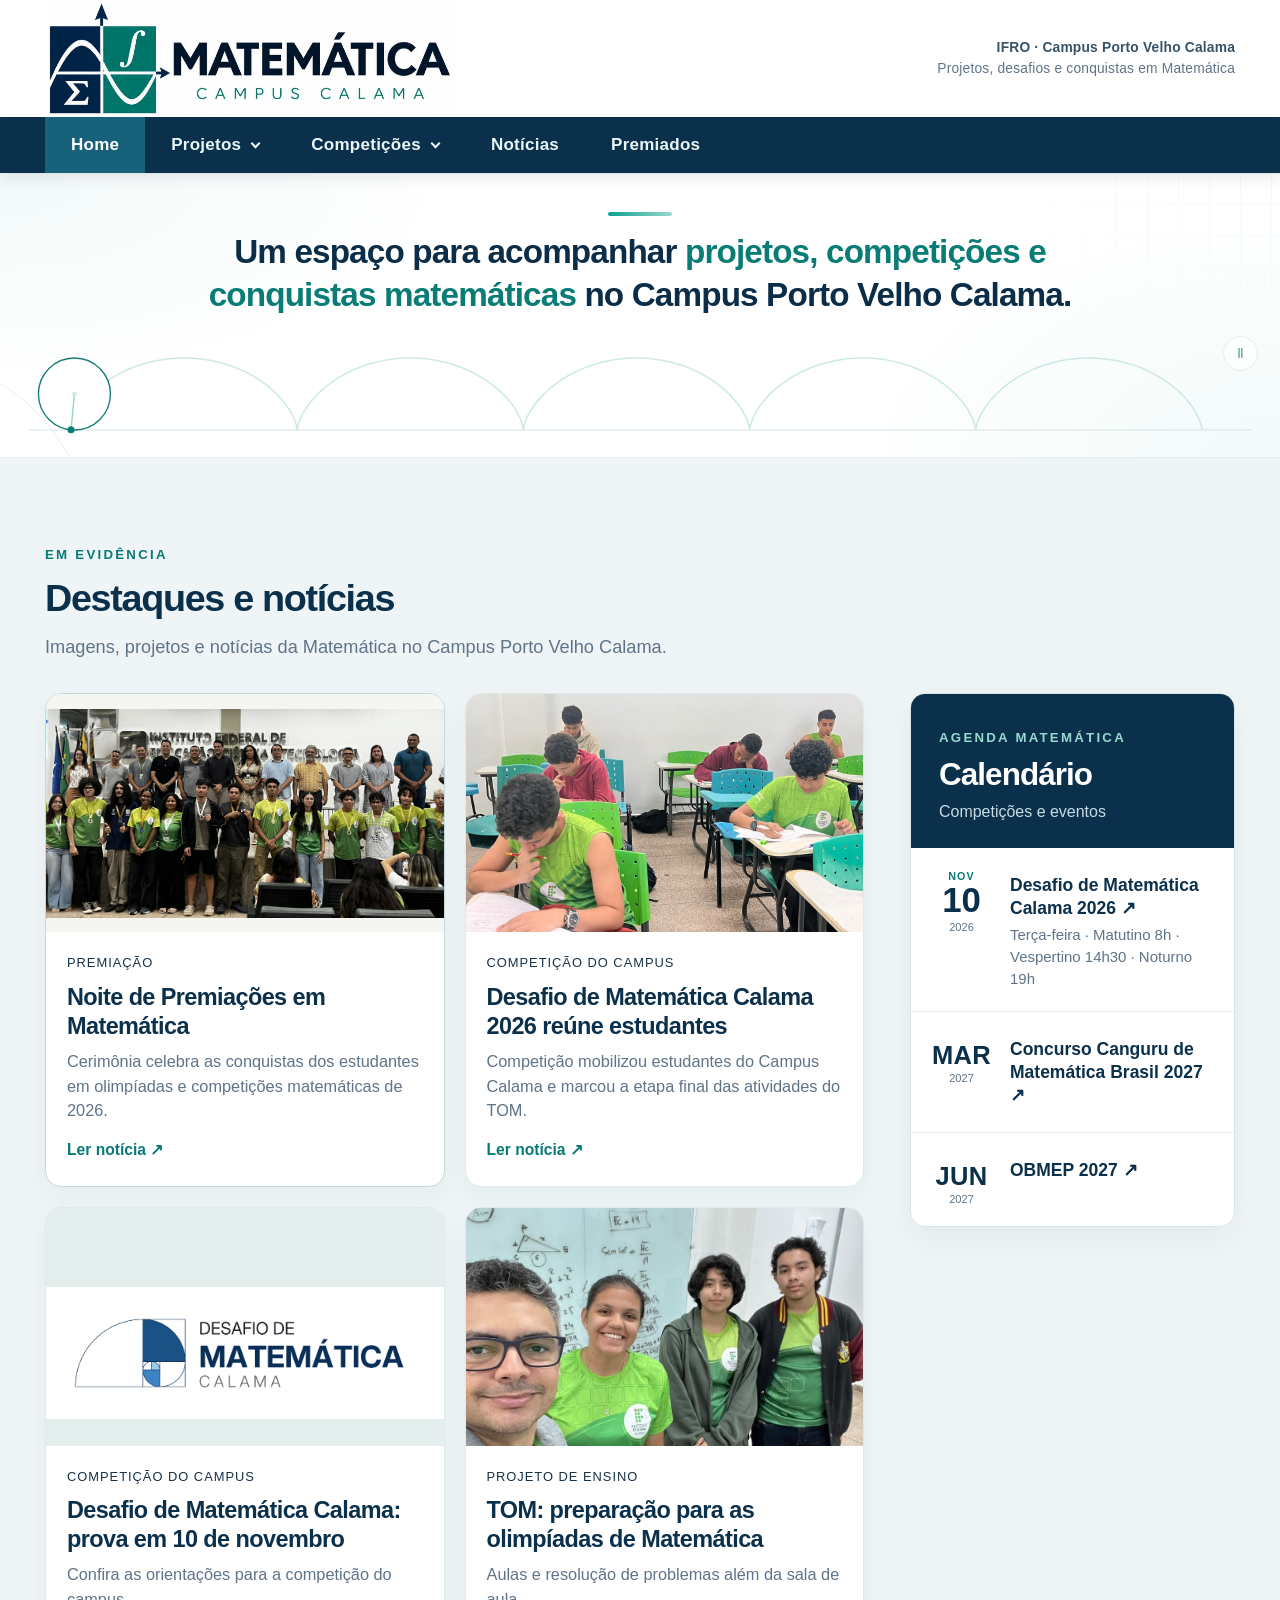
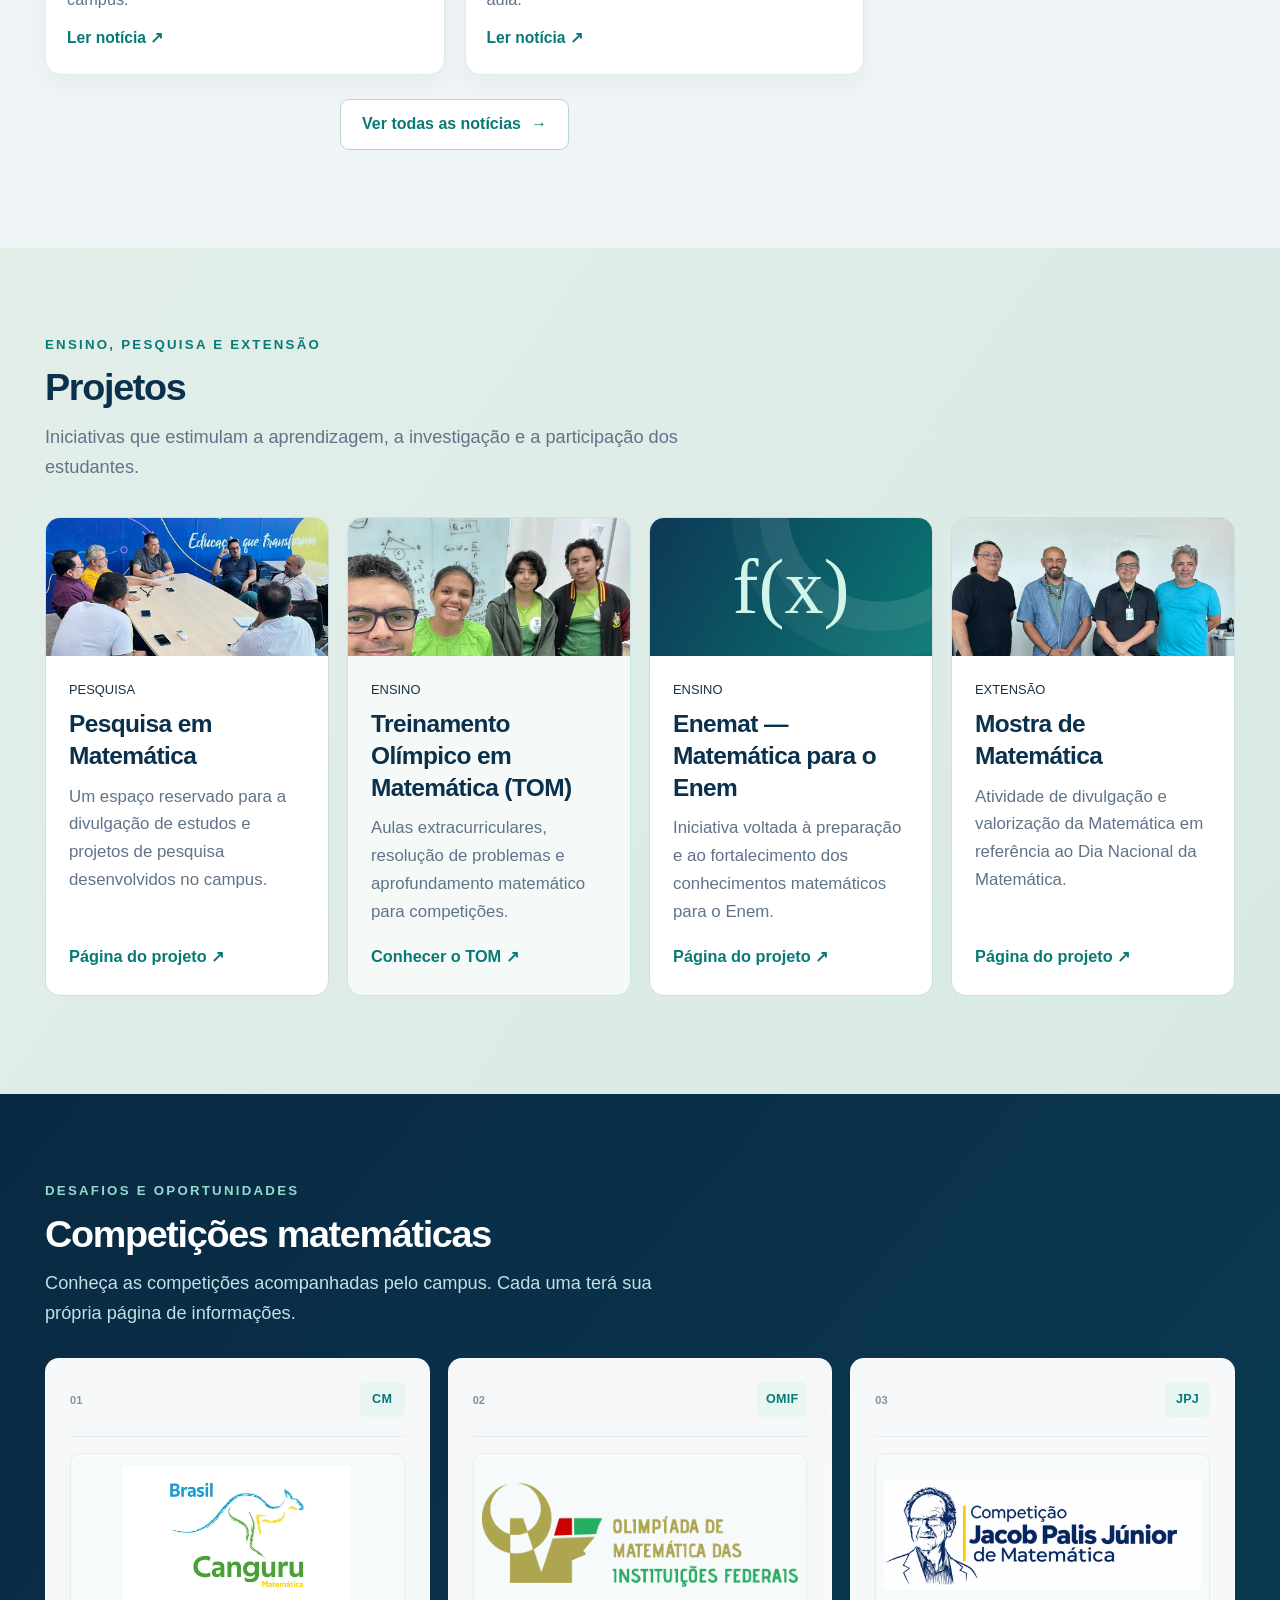
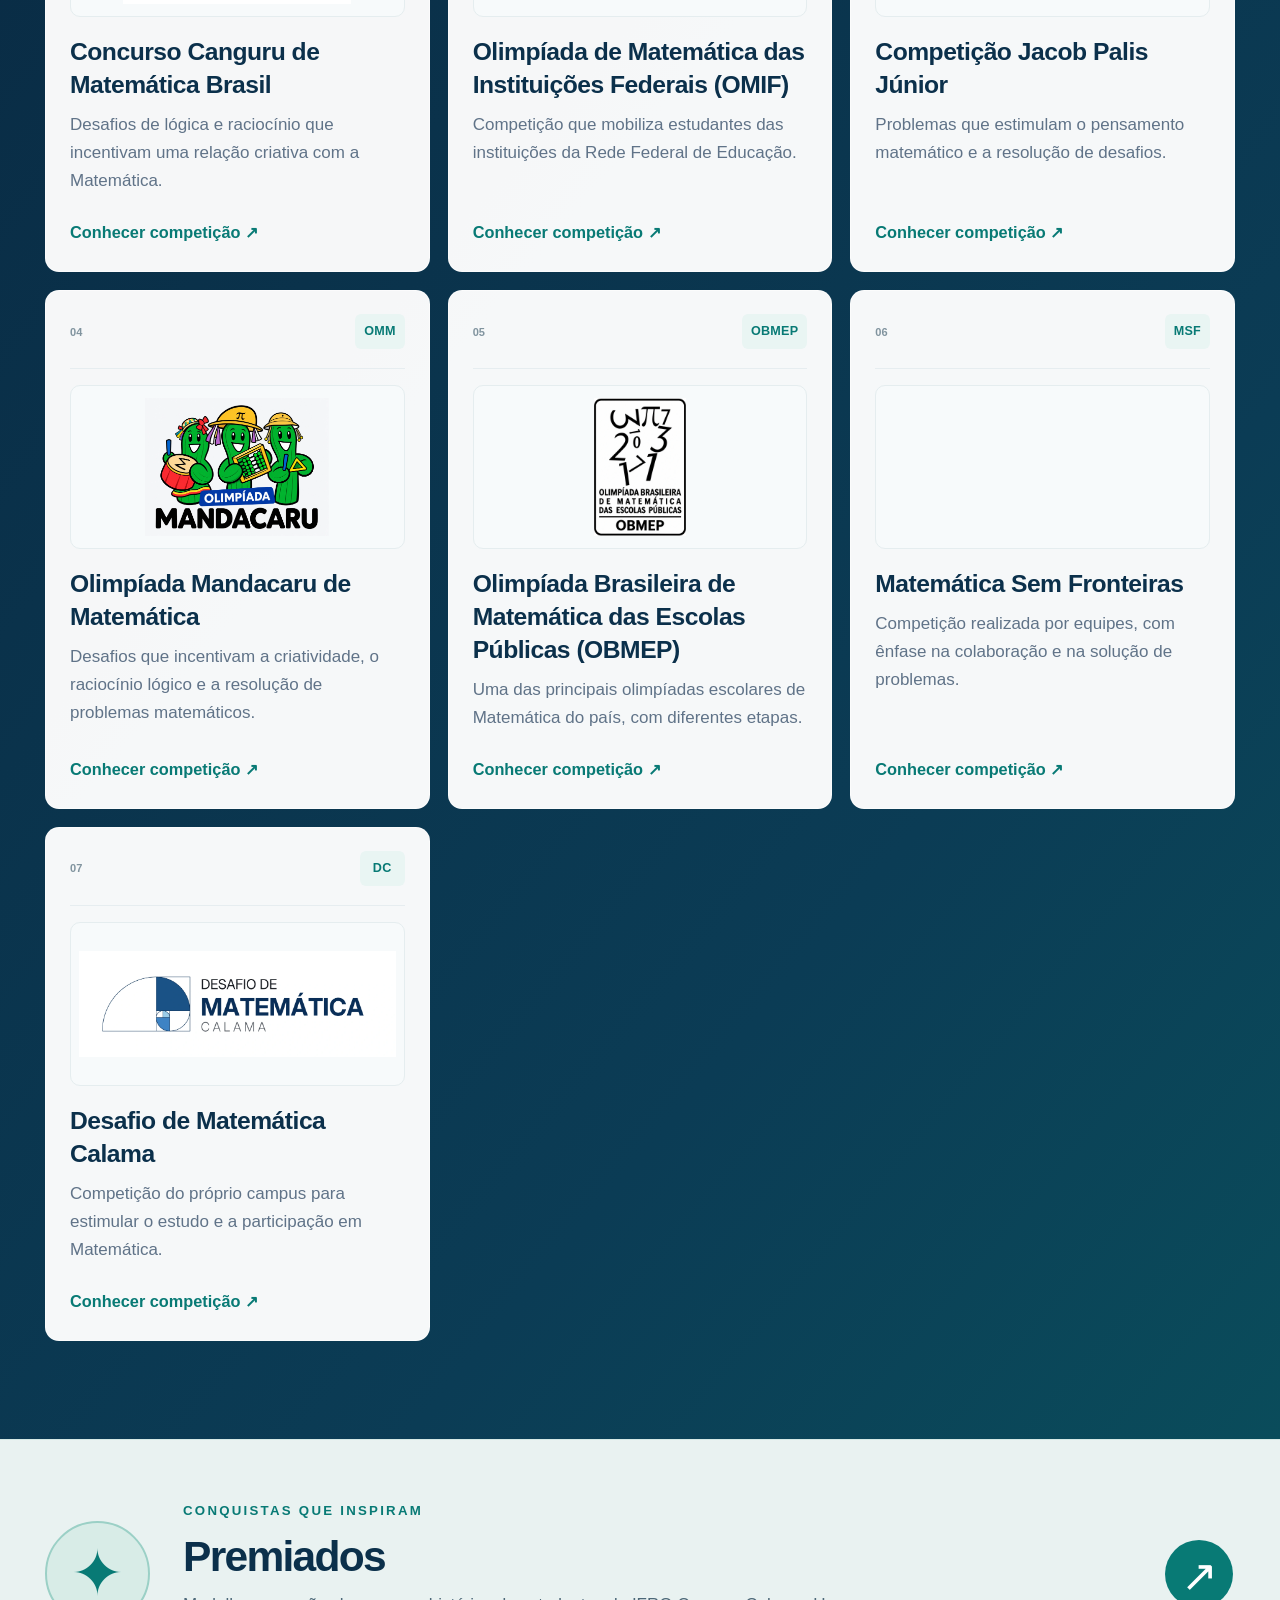
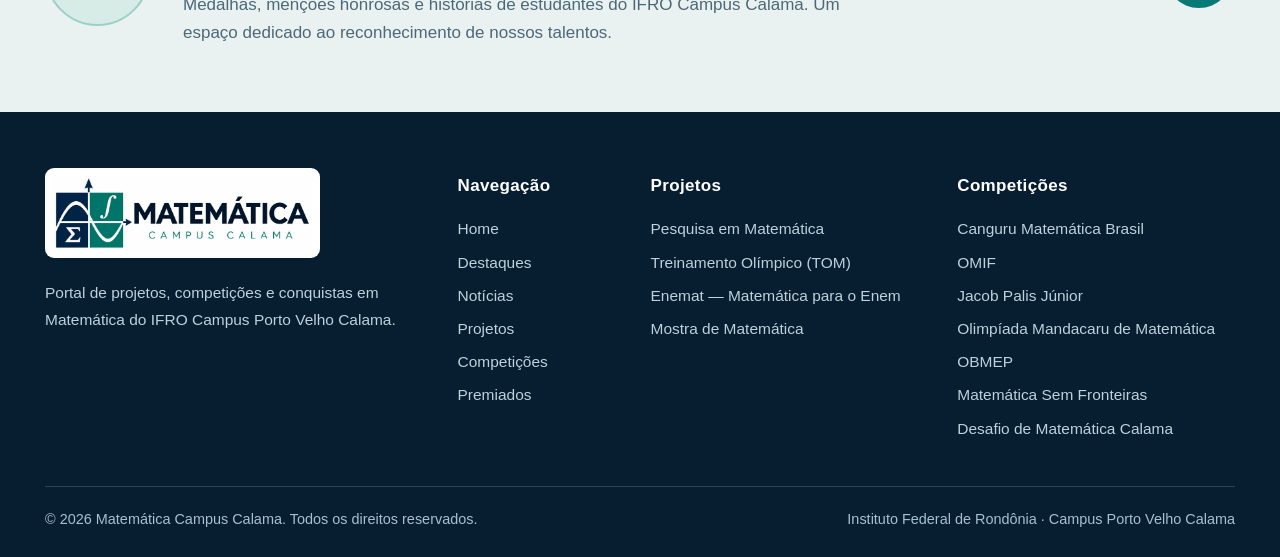
<file: index.html>
<!DOCTYPE html>

<html lang="pt-BR">
<head>
<meta charset="utf-8"/>
<meta content="width=device-width, initial-scale=1" name="viewport"/>
<meta content="#0a2941" name="theme-color"/>
<meta content="Projetos, competições e notícias da Matemática no IFRO Campus Porto Velho Calama. Conheça o TOM, as olimpíadas e o Desafio Calama." name="description"/>
<title>Matemática Campus Calama | IFRO</title>
<link href="style.css?v=10" rel="stylesheet"/>
<link as="image" href="imagens/logo-matematica-calama.webp" rel="preload"/></head>
<body>
<a class="skip-link" href="#conteudo">Pular para o conteúdo</a>
<!-- Cabeçalho sem a antiga barra superior -->
<header class="site-header" id="inicio">
<div class="container header-body">
<a aria-label="Matemática Campus Calama — início" class="brand" href="index.html">
<img alt="Matemática Campus Calama" height="458" src="imagens/logo-matematica-calama.webp" width="1600"/>
</a>
<div class="header-caption">
<strong>IFRO · Campus Porto Velho Calama</strong>
<span>Projetos, desafios e conquistas em Matemática</span>
</div>
<button aria-controls="main-navigation" aria-expanded="false" aria-label="Abrir menu" class="mobile-toggle" type="button">
<span></span><span></span><span></span>
</button>
</div>
<nav aria-label="Navegação principal" class="site-nav" id="main-navigation">
<div class="container">
<ul class="nav-list">
<li class="nav-item"><a aria-current="page" class="nav-link active" href="index.html">Home</a></li>
<li class="nav-item has-dropdown">
<button aria-controls="menu-projetos" aria-expanded="false" class="nav-link nav-button" data-menu-toggle="" type="button">Projetos <span aria-hidden="true" class="chevron"></span></button>
<div class="dropdown-panel" id="menu-projetos">
<div class="menu-group"><strong>Pesquisa</strong><a data-pending-page="Pesquisa em Matemática" href="pesquisa.html">Em breve</a></div>
<div class="menu-group"><strong>Ensino</strong><a data-pending-page="Treinamento Olímpico em Matemática (TOM)" href="tom.html">Treinamento Olímpico em Matemática (TOM)</a><a data-pending-page="Enemat — Matemática para o Enem" href="enemat-matematica-enem.html">Enemat — Matemática para o Enem</a></div>
<div class="menu-group"><strong>Extensão</strong><a data-pending-page="Mostra de Matemática" href="mostra-matematica.html">Mostra de Matemática (Dia Nacional da Matemática)</a></div>
</div>
</li>
<li class="nav-item has-dropdown">
<button aria-controls="menu-competicoes" aria-expanded="false" class="nav-link nav-button" data-menu-toggle="" type="button">Competições <span aria-hidden="true" class="chevron"></span></button>
<div class="dropdown-panel competition-dropdown" id="menu-competicoes">
<a data-pending-page="Concurso Canguru de Matemática Brasil" href="canguru.html">Concurso Canguru de Matemática Brasil</a>
<a data-pending-page="Olimpíada de Matemática das Instituições Federais (OMIF)" href="omif.html">Olimpíada de Matemática das Instituições Federais (OMIF)</a>
<a data-pending-page="Competição Jacob Palis Júnior" href="jacob-palis-junior.html">Competição Jacob Palis Júnior</a>
<a data-pending-page="Olimpíada Mandacaru de Matemática" href="olimpiada-mandacaru.html">Olimpíada Mandacaru de Matemática</a>
<a data-pending-page="OBMEP" href="obmep.html">Olimpíada Brasileira de Matemática das Escolas Públicas (OBMEP)</a>
<a data-pending-page="Matemática Sem Fronteiras" href="matematica-sem-fronteiras.html">Matemática Sem Fronteiras</a>
<a data-alt-url="https://desafiomatematicacalama.netlify.app/" data-pending-page="Desafio de Matemática Calama" href="desafio-calama.html">Desafio de Matemática Calama</a>
</div>
</li>
<li class="nav-item"><a class="nav-link" href="noticias.html">Notícias</a></li>
<li class="nav-item"><a class="nav-link" data-pending-page="Premiados" href="premiados.html">Premiados</a></li>
</ul>
</div>
</nav>
</header>
<main id="conteudo">
<!-- Banner institucional: cicloide vetorial animada; texto e fundo estáticos. -->
<section class="banner-matematica" aria-labelledby="hero-title">
  <div class="banner-conteudo">
    <span class="detalhe-superior" aria-hidden="true"></span>
    <h1 class="banner-texto" id="hero-title">Um espaço para acompanhar <span class="destaque">projetos, competições e conquistas matemáticas</span> no Campus Porto Velho Calama.</h1>
  </div>
  <div class="faixa-cicloide">
    <svg id="svg-cicloide" xmlns="http://www.w3.org/2000/svg" aria-hidden="true" focusable="false" preserveAspectRatio="none">
      <line id="cicloide-base"></line>
      <path id="cicloide-guia"></path>
      <path id="cicloide-rastro"></path>
      <circle id="cicloide-roda"></circle>
      <line id="cicloide-raio"></line>
      <circle id="cicloide-eixo"></circle>
      <circle id="cicloide-ponto"></circle>
    </svg>
    <button class="cicloide-controle" type="button" aria-label="Pausar animação da cicloide" aria-pressed="false" title="Pausar animação"><span aria-hidden="true">Ⅱ</span></button>
  </div>
</section>
<!-- Destaques e calendário -->
<section aria-labelledby="destaques-title" class="spotlights section-space" id="destaques">
<div class="container"><header class="section-title">
<p class="eyebrow">EM EVIDÊNCIA</p>
<h2 id="destaques-title">Destaques e notícias</h2>
<p>Imagens, projetos e notícias da Matemática no Campus Porto Velho Calama.</p>
</header>
<div class="spotlights-layout"><div class="spotlights-primary">
<div class="spotlights-mosaic" id="noticias-destaques"><article class="mosaic-card mosaic-featured">
<a aria-label="Ler notícia: Desafio de Matemática Calama: prova em 10 de novembro" class="mosaic-card-link" href="noticia.html?slug=desafio-2026">
<div class="mosaic-visual mosaic-visual-photo mosaic-visual-local">
<img alt="Identidade visual do Desafio de Matemática Calama 2026" decoding="async" loading="eager" src="imagens/desafio-calama-banner.webp"/>
</div>
<div class="mosaic-body">
<span class="label">COMPETIÇÃO DO CAMPUS</span>
<h3>Desafio de Matemática Calama: prova em 10 de novembro</h3>
<p>Confira as orientações para a competição do campus.</p>
<span class="mosaic-link">Ler notícia <span aria-hidden="true">↗</span></span>
</div>
</a>
</article><article class="mosaic-card">
<a aria-label="Ler notícia: TOM: preparação para as olimpíadas de Matemática" class="mosaic-card-link" href="noticia.html?slug=tom">
<div class="mosaic-visual mosaic-visual-photo mosaic-visual-local">
<img alt="Estudantes e professores participantes de atividades de Matemática no campus" decoding="async" loading="lazy" src="imagens/tom.jpeg"/>
</div>
<div class="mosaic-body">
<span class="label">PROJETO DE ENSINO</span>
<h3>TOM: preparação para as olimpíadas de Matemática</h3>
<p>Aulas e resolução de problemas além da sala de aula.</p>
<span class="mosaic-link">Ler notícia <span aria-hidden="true">↗</span></span>
</div>
</a>
</article><article class="mosaic-card">
<a aria-label="Ler notícia: Matemática Sem Fronteiras: aprender em equipe" class="mosaic-card-link" href="noticia.html?slug=msf">
<div class="mosaic-visual mosaic-visual-photo mosaic-visual-local">
<img alt="Estudantes e professores reunidos em atividade acadêmica" decoding="async" loading="lazy" src="imagens/msf.jpeg"/>
</div>
<div class="mosaic-body">
<span class="label">COMPETIÇÃO POR EQUIPES</span>
<h3>Matemática Sem Fronteiras: aprender em equipe</h3>
<p>Conheça uma competição que valoriza o trabalho coletivo.</p>
<span class="mosaic-link">Ler notícia <span aria-hidden="true">↗</span></span>
</div>
</a>
</article><article class="mosaic-card">
<a aria-label="Ler notícia: Mostra de Matemática: aprender com jogos e experiências" class="mosaic-card-link" href="noticia.html?slug=mostra">
<div class="mosaic-visual mosaic-visual-photo mosaic-visual-local">
<img alt="Professores apresentam jogos e materiais na Mostra de Matemática" decoding="async" loading="lazy" src="imagens/mostra_matematica.jpeg"/>
</div>
<div class="mosaic-body">
<span class="label">EXTENSÃO</span>
<h3>Mostra de Matemática: aprender com jogos e experiências</h3>
<p>Jogos e atividades aproximam a Matemática do público.</p>
<span class="mosaic-link">Ler notícia <span aria-hidden="true">↗</span></span>
</div>
</a>
</article></div>
<div class="spotlights-more"><a href="noticias.html">Ver todas as notícias <span aria-hidden="true">→</span></a></div>
</div><aside aria-labelledby="calendar-title" class="calendar">
<div class="calendar-head"><span class="eyebrow">AGENDA MATEMÁTICA</span><h2 id="calendar-title">Calendário</h2><p>Competições e eventos</p></div>
<div aria-live="polite" id="calendar-events"></div>
</aside></div></div>
</section>
<!-- Projetos com páginas individuais -->
<section aria-labelledby="projetos-title" class="projects section-space" id="projetos">
<div class="container">
<header class="section-title section-title-narrow"><p class="eyebrow">ENSINO, PESQUISA E EXTENSÃO</p><h2 id="projetos-title">Projetos</h2><p>Iniciativas que estimulam a aprendizagem, a investigação e a participação dos estudantes.</p></header>
<div class="projects-grid">
<article class="project-card"><div class="project-media project-media-photo"><img alt="Professores reunidos em atividade acadêmica no campus" decoding="async" loading="lazy" src="imagens/professores.jpeg"/></div><div class="project-card-content"><span class="label">PESQUISA</span><h3>Pesquisa em Matemática</h3><p>Um espaço reservado para a divulgação de estudos e projetos de pesquisa desenvolvidos no campus.</p><a class="text-arrow" data-pending-page="Pesquisa em Matemática" href="pesquisa.html">Página do projeto <span aria-hidden="true">↗</span></a></div></article>
<article class="project-card project-card-featured"><div class="project-media project-media-photo"><img alt="Equipe e estudantes ligados às atividades de Matemática" decoding="async" loading="lazy" src="imagens/tom.jpeg"/></div><div class="project-card-content"><span class="label">ENSINO</span><h3>Treinamento Olímpico em Matemática (TOM)</h3><p>Aulas extracurriculares, resolução de problemas e aprofundamento matemático para competições.</p><a class="text-arrow" data-pending-page="Treinamento Olímpico em Matemática (TOM)" href="tom.html">Conhecer o TOM <span aria-hidden="true">↗</span></a></div></article>
<article class="project-card"><div class="project-media project-media-abstract"><span aria-hidden="true">f(x)</span></div><div class="project-card-content"><span class="label">ENSINO</span><h3>Enemat — Matemática para o Enem</h3><p>Iniciativa voltada à preparação e ao fortalecimento dos conhecimentos matemáticos para o Enem.</p><a class="text-arrow" data-pending-page="Enemat — Matemática para o Enem" href="enemat-matematica-enem.html">Página do projeto <span aria-hidden="true">↗</span></a></div></article>
<article class="project-card"><div class="project-media project-media-photo"><img alt="Professores com jogos e materiais matemáticos em uma mostra" decoding="async" loading="lazy" src="imagens/mostra_matematica.jpeg"/></div><div class="project-card-content"><span class="label">EXTENSÃO</span><h3>Mostra de Matemática</h3><p>Atividade de divulgação e valorização da Matemática em referência ao Dia Nacional da Matemática.</p><a class="text-arrow" data-pending-page="Mostra de Matemática" href="mostra-matematica.html">Página do projeto <span aria-hidden="true">↗</span></a></div></article>
</div>
</div>
</section>
<!-- Competições: sem filtros, busca ou barra secundária -->
<section aria-labelledby="competicoes-title" class="competitions section-space" id="competicoes">
<div class="container">
<header class="section-title section-title-light"><p class="eyebrow light">DESAFIOS E OPORTUNIDADES</p><h2 id="competicoes-title">Competições matemáticas</h2><p>Conheça as competições acompanhadas pelo campus. Cada uma terá sua própria página de informações.</p></header>
<div class="competitions-grid">
<article class="competition-card"><span class="competition-mark">01 <i>CM</i></span><div class="competition-logo competition-logo--canguru"><img alt="Logomarca do Concurso Canguru de Matemática Brasil" decoding="async" loading="lazy" src="imagens/canguru-matematica.webp"/></div><h3>Concurso Canguru de Matemática Brasil</h3><p>Desafios de lógica e raciocínio que incentivam uma relação criativa com a Matemática.</p><a data-pending-page="Concurso Canguru de Matemática Brasil" href="canguru.html">Conhecer competição <span aria-hidden="true">↗</span></a></article>
<article class="competition-card"><span class="competition-mark">02 <i>OMIF</i></span><div class="competition-logo competition-logo--omif"><img alt="Logomarca da Olimpíada de Matemática das Instituições Federais" decoding="async" loading="lazy" src="imagens/omif.webp"/></div><h3>Olimpíada de Matemática das Instituições Federais (OMIF)</h3><p>Competição que mobiliza estudantes das instituições da Rede Federal de Educação.</p><a data-pending-page="Olimpíada de Matemática das Instituições Federais (OMIF)" href="omif.html">Conhecer competição <span aria-hidden="true">↗</span></a></article>
<article class="competition-card"><span class="competition-mark">03 <i>JPJ</i></span><div class="competition-logo competition-logo--jacob"><img alt="Logomarca da Competição Jacob Palis Júnior de Matemática" decoding="async" loading="lazy" src="imagens/jacob-palis-junior.webp"/></div><h3>Competição Jacob Palis Júnior</h3><p>Problemas que estimulam o pensamento matemático e a resolução de desafios.</p><a data-pending-page="Competição Jacob Palis Júnior" href="jacob-palis-junior.html">Conhecer competição <span aria-hidden="true">↗</span></a></article>
<article class="competition-card"><span class="competition-mark">04 <i>OMM</i></span><div class="competition-logo competition-logo--mandacaru"><img alt="Logomarca da Olimpíada Mandacaru de Matemática" decoding="async" loading="lazy" src="imagens/olimpiada-mandacaru.webp"/></div><h3>Olimpíada Mandacaru de Matemática</h3><p>Desafios que incentivam a criatividade, o raciocínio lógico e a resolução de problemas matemáticos.</p><a data-pending-page="Olimpíada Mandacaru de Matemática" href="olimpiada-mandacaru.html">Conhecer competição <span aria-hidden="true">↗</span></a></article>
<article class="competition-card"><span class="competition-mark">05 <i>OBMEP</i></span><div class="competition-logo competition-logo--obmep"><img alt="Logomarca da Olimpíada Brasileira de Matemática das Escolas Públicas" decoding="async" loading="lazy" src="imagens/obmep.webp"/></div><h3>Olimpíada Brasileira de Matemática das Escolas Públicas (OBMEP)</h3><p>Uma das principais olimpíadas escolares de Matemática do país, com diferentes etapas.</p><a data-pending-page="OBMEP" href="obmep.html">Conhecer competição <span aria-hidden="true">↗</span></a></article>
<article class="competition-card"><span class="competition-mark">06 <i>MSF</i></span><div class="competition-logo competition-logo--msf"><img alt="Logomarca da Olimpíada Internacional Matemática Sem Fronteiras" decoding="async" loading="lazy" src="imagens/msf.webp"/></div><h3>Matemática Sem Fronteiras</h3><p>Competição realizada por equipes, com ênfase na colaboração e na solução de problemas.</p><a data-pending-page="Matemática Sem Fronteiras" href="matematica-sem-fronteiras.html">Conhecer competição <span aria-hidden="true">↗</span></a></article>
<article class="competition-card"><span class="competition-mark">07 <i>DC</i></span><div class="competition-logo competition-logo--desafio"><img alt="Identidade visual do Desafio de Matemática Calama 2026" decoding="async" loading="lazy" src="imagens/desafio-calama-banner.webp"/></div><h3>Desafio de Matemática Calama</h3><p>Competição do próprio campus para estimular o estudo e a participação em Matemática.</p><a data-alt-url="https://desafiomatematicacalama.netlify.app/" data-pending-page="Desafio de Matemática Calama" href="desafio-calama.html">Conhecer competição <span aria-hidden="true">↗</span></a></article>
</div>
</div>
</section>
<!-- Seção inteira clicável para futura página -->
<section aria-label="Estudantes premiados" class="awards" id="premiados">
<a class="awards-link" data-pending-page="Premiados" href="premiados.html">
<div class="container awards-layout">
<span aria-hidden="true" class="awards-icon">✦</span>
<div><p class="eyebrow">CONQUISTAS QUE INSPIRAM</p><h2>Premiados</h2><p>Medalhas, menções honrosas e histórias de estudantes do IFRO Campus Calama. Um espaço dedicado ao reconhecimento de nossos talentos.</p></div>
<span aria-hidden="true" class="awards-go">↗</span>
</div>
</a>
</section>
</main>
<footer class="footer">
<div class="container footer-layout">
<div class="footer-brand">

<img alt="Matemática Campus Calama" height="458" src="imagens/logo-matematica-calama.webp" width="1600"/>
<p>Portal de projetos, competições e conquistas em Matemática do IFRO Campus Porto Velho Calama.</p>
</div>
<div class="footer-col">
<h2>Navegação</h2>
<a href="index.html">Home</a>
<a href="#destaques">Destaques</a>
<a href="noticias.html">Notícias</a>
<a href="#projetos">Projetos</a>
<a href="#competicoes">Competições</a>
<a data-pending-page="Premiados" href="premiados.html">Premiados</a>
</div>
<div class="footer-col">
<h2>Projetos</h2>
<a data-pending-page="Pesquisa em Matemática" href="pesquisa.html">Pesquisa em Matemática</a>
<a data-pending-page="Treinamento Olímpico em Matemática (TOM)" href="tom.html">Treinamento Olímpico (TOM)</a>
<a data-pending-page="Enemat — Matemática para o Enem" href="enemat-matematica-enem.html">Enemat — Matemática para o Enem</a>
<a data-pending-page="Mostra de Matemática" href="mostra-matematica.html">Mostra de Matemática</a>
</div>
<div class="footer-col footer-competitions">
<h2>Competições</h2>
<a data-pending-page="Concurso Canguru de Matemática Brasil" href="canguru.html">Canguru Matemática Brasil</a>
<a data-pending-page="Olimpíada de Matemática das Instituições Federais (OMIF)" href="omif.html">OMIF</a>
<a data-pending-page="Competição Jacob Palis Júnior" href="jacob-palis-junior.html">Jacob Palis Júnior</a>
<a data-pending-page="Olimpíada Mandacaru de Matemática" href="olimpiada-mandacaru.html">Olimpíada Mandacaru de Matemática</a>
<a data-pending-page="OBMEP" href="obmep.html">OBMEP</a>
<a data-pending-page="Matemática Sem Fronteiras" href="matematica-sem-fronteiras.html">Matemática Sem Fronteiras</a>
<a data-alt-url="https://desafiomatematicacalama.netlify.app/" data-pending-page="Desafio de Matemática Calama" href="desafio-calama.html">Desafio de Matemática Calama</a>
</div>
</div>
<div class="container footer-bottom">
<span>© <span id="copyright-year">2026</span> Matemática Campus Calama. Todos os direitos reservados.</span>
<span>Instituto Federal de Rondônia · Campus Porto Velho Calama</span>
</div>
</footer>
<!-- Para páginas ainda não criadas: mantém os links planejados sem apresentar erro 404. -->
<dialog aria-labelledby="pending-title" class="pending-dialog" id="pending-dialog">
<button aria-label="Fechar aviso" class="dialog-close" data-close-dialog="" type="button">×</button>
<div aria-hidden="true" class="dialog-symbol">∑</div>
<p class="eyebrow">MATEMÁTICA CAMPUS CALAMA</p>
<h2 id="pending-title">Página em preparação</h2>
<p>Estamos preparando a página <strong id="pending-name"></strong> para reunir informações, orientações e links úteis.</p>
<div class="dialog-actions"><a class="button button-navy" hidden="" href="#" id="pending-alt" rel="noopener noreferrer" target="_blank">Visitar site do evento ↗</a><button class="button button-light" data-close-dialog="" type="button">Voltar à página</button></div>
</dialog>
<script>
    // Menus: navegação responsiva, acessível por teclado e clique.
    const menuButton = document.querySelector('.mobile-toggle');
    const siteNav = document.querySelector('.site-nav');
    const submenuButtons = [...document.querySelectorAll('[data-menu-toggle]')];
    function closeSubmenus(except = null) {
      submenuButtons.forEach(button => {
        if (button !== except) {
          button.setAttribute('aria-expanded', 'false');
          button.closest('.has-dropdown').classList.remove('is-open');
        }
      });
    }
    menuButton.addEventListener('click', () => {
      const open = menuButton.getAttribute('aria-expanded') !== 'true';
      menuButton.setAttribute('aria-expanded', String(open));
      menuButton.setAttribute('aria-label', open ? 'Fechar menu' : 'Abrir menu');
      siteNav.classList.toggle('nav-open', open);
      if (!open) closeSubmenus();
    });
    submenuButtons.forEach(button => button.addEventListener('click', () => {
      const open = button.getAttribute('aria-expanded') === 'true';
      closeSubmenus(button);
      button.setAttribute('aria-expanded', String(!open));
      button.closest('.has-dropdown').classList.toggle('is-open', !open);
    }));
    document.addEventListener('click', event => {
      if (!event.target.closest('.site-nav')) closeSubmenus();
    });
    document.addEventListener('keydown', event => {
      if (event.key === 'Escape') {
        closeSubmenus();
        if (siteNav.classList.contains('nav-open')) menuButton.click();
      }
    });
    siteNav.querySelectorAll('a').forEach(link => link.addEventListener('click', () => {
      closeSubmenus();
      if (siteNav.classList.contains('nav-open')) menuButton.click();
    }));

    // Calendário editável: preencha o dia em data (AAAA-MM-DD) quando divulgado.
    // Até lá, informe ano e mês (AAAA-MM) sem exibir etiquetas provisórias.
    const eventos = [
      {
        data: '2026-11-10', mesApenas: false,
        nome: 'Desafio de Matemática Calama 2026',
        detalhe: 'Terça-feira · Matutino 8h · Vespertino 14h30 · Noturno 19h',
        url: 'https://desafiomatematicacalama.netlify.app/'
      },
      
      {
        data: '2027-03', mesApenas: true,
        nome: 'Concurso Canguru de Matemática Brasil 2027',
        url: 'canguru.html', paginaPendente: 'Canguru de Matemática'
      },
      {
        data: '2027-06', mesApenas: true,
        nome: 'OBMEP 2027',
        url: 'obmep.html', paginaPendente: 'OBMEP'
      }
    ];
    const meses = ['JAN','FEV','MAR','ABR','MAI','JUN','JUL','AGO','SET','OUT','NOV','DEZ'];
    const calendar = document.getElementById('calendar-events');
    // Exibe a programação informada, incluindo registros de eventos anteriores.
    eventos.sort((a,b) => a.data.localeCompare(b.data)).forEach(evento => {
      const [ano,mes,dia] = evento.data.split('-');
      const item = document.createElement('article'); item.className = 'calendar-event';
      const when = document.createElement('div'); when.className = 'calendar-date';
      if (evento.mesApenas) {
        when.classList.add('calendar-date-month');
        when.innerHTML = `<strong>${meses[Number(mes)-1]}</strong><small>${ano}</small>`;
      } else {
        when.innerHTML = `<span>${meses[Number(mes)-1]}</span><strong>${Number(dia)}</strong><small>${ano}</small>`;
      }
      const info = document.createElement('div'); info.className = 'calendar-info';
      const titulo = document.createElement('h3');
      const link = document.createElement('a');
      link.href = evento.url; link.textContent = evento.nome + ' ↗';
      if (evento.paginaPendente) link.dataset.pendingPage = evento.paginaPendente;
      else { link.target = '_blank'; link.rel = 'noopener noreferrer'; }
      titulo.append(link);
      info.append(titulo);
      if (evento.detalhe) {
        const detalhe = document.createElement('p');
        detalhe.textContent = evento.detalhe;
        info.append(detalhe);
      }
      item.append(when,info); calendar.append(item);
    });

    // Links das páginas ainda em desenvolvimento: não levam a um erro 404.
    // Ao criar uma página, basta remover data-pending-page de seus links.
    const dialog = document.getElementById('pending-dialog');
    const dialogName = document.getElementById('pending-name');
    const altLink = document.getElementById('pending-alt');
    document.querySelectorAll('[data-pending-page]').forEach(link => {
      link.addEventListener('click', e => {
        e.preventDefault();
        dialogName.textContent = link.dataset.pendingPage;
        const alt = link.dataset.altUrl;
        altLink.hidden = !alt;
        if (alt) altLink.href = alt;
        if (typeof dialog.showModal === 'function') dialog.showModal();
        else dialog.setAttribute('open','');
      });
    });
    document.querySelectorAll('[data-close-dialog]').forEach(b => b.addEventListener('click', () => dialog.close()));
    dialog.addEventListener('click', e => { if (e.target === dialog) dialog.close(); });
    document.getElementById('copyright-year').textContent = new Date().getFullYear();
  </script>

  <!-- Movimento vetorial da cicloide: roda + ponto gerador + curva (sem mover textos). -->
  <script>
  (() => {
    const section = document.querySelector('.banner-matematica');
    const svg = section && section.querySelector('#svg-cicloide');
    if (!svg) return;
    const element = id => svg.querySelector('#' + id);
    const base = element('cicloide-base');
    const guia = element('cicloide-guia');
    const rastro = element('cicloide-rastro');
    const roda = element('cicloide-roda');
    const raio = element('cicloide-raio');
    const eixo = element('cicloide-eixo');
    const ponto = element('cicloide-ponto');
    const botao = section.querySelector('.cicloide-controle');
    let width = 0, height = 0, radius = 0, baseline = 0, xStart = 0, maxTheta = 0;
    let elapsed = 0, lastFrame = performance.now(), running = true;
    let cycleMs = 36000;

    function position(t) {
      // True cycloid, traced by a point on a circle rolling without slipping.
      return [xStart + radius * (t - Math.sin(t)), baseline - radius * (1 - Math.cos(t))];
    }
    function pathUntil(t) {
      const segments = Math.max(1, Math.ceil(t / 0.065));
      let d = '';
      for (let i = 0; i <= segments; i++) {
        const xy = position(t * i / segments);
        d += (i === 0 ? 'M' : 'L') + xy[0].toFixed(2) + ' ' + xy[1].toFixed(2) + ' ';
      }
      return d;
    }
    function recalculate() {
      const rect = svg.getBoundingClientRect();
      if (rect.width <= 0 || rect.height <= 0) return;
      width = rect.width;
      height = rect.height;
      svg.setAttribute('viewBox', `0 0 ${width} ${height}`);
      radius = Math.min(Math.max(width / 34, 22), 46, (height - 26) / 2);
      baseline = height - 13;
      xStart = radius + 7;
      maxTheta = Math.max(0, (width - xStart - radius - 7) / radius);
      // Slow rolling: about 41 CSS pixels per second, regardless of screen size.
      cycleMs = Math.max(16000, width / 41 * 1000);
      base.setAttribute('x1', '1');
      base.setAttribute('y1', baseline);
      base.setAttribute('x2', width - 1);
      base.setAttribute('y2', baseline);
      guia.setAttribute('d', pathUntil(maxTheta));
      roda.setAttribute('r', radius);
      eixo.setAttribute('r', 2.4);
      ponto.setAttribute('r', 3.5);
    }
    function render(t) {
      const cx = xStart + radius * t;
      const cy = baseline - radius;
      const [px, py] = position(t);
      roda.setAttribute('cx', cx);
      roda.setAttribute('cy', cy);
      eixo.setAttribute('cx', cx);
      eixo.setAttribute('cy', cy);
      raio.setAttribute('x1', cx);
      raio.setAttribute('y1', cy);
      raio.setAttribute('x2', px);
      raio.setAttribute('y2', py);
      ponto.setAttribute('cx', px);
      ponto.setAttribute('cy', py);
      rastro.setAttribute('d', pathUntil(t));
    }
    function frame(now) {
      const dt = Math.max(0, Math.min(90, now - lastFrame));
      lastFrame = now;
      if (running && !document.hidden) elapsed += dt;
      if (!width) recalculate();
      if (width) {
        const phase = (elapsed % (cycleMs + 900)) / cycleMs;
        render(maxTheta * Math.min(1, phase));
      }
      requestAnimationFrame(frame);
    }
    botao.addEventListener('click', () => {
      running = !running;
      botao.setAttribute('aria-pressed', String(!running));
      botao.setAttribute('aria-label', running ? 'Pausar animação da cicloide' : 'Reproduzir animação da cicloide');
      botao.title = running ? 'Pausar animação' : 'Reproduzir animação';
      botao.querySelector('span').textContent = running ? 'Ⅱ' : '▶';
    });
    window.addEventListener('resize', () => {
      recalculate();
      elapsed = 0;
      lastFrame = performance.now();
    }, { passive: true });
    recalculate();
    requestAnimationFrame(frame);
  })();
  </script>
<script src="noticias.js?v=1" defer></script>
</body>
</html>
</file>
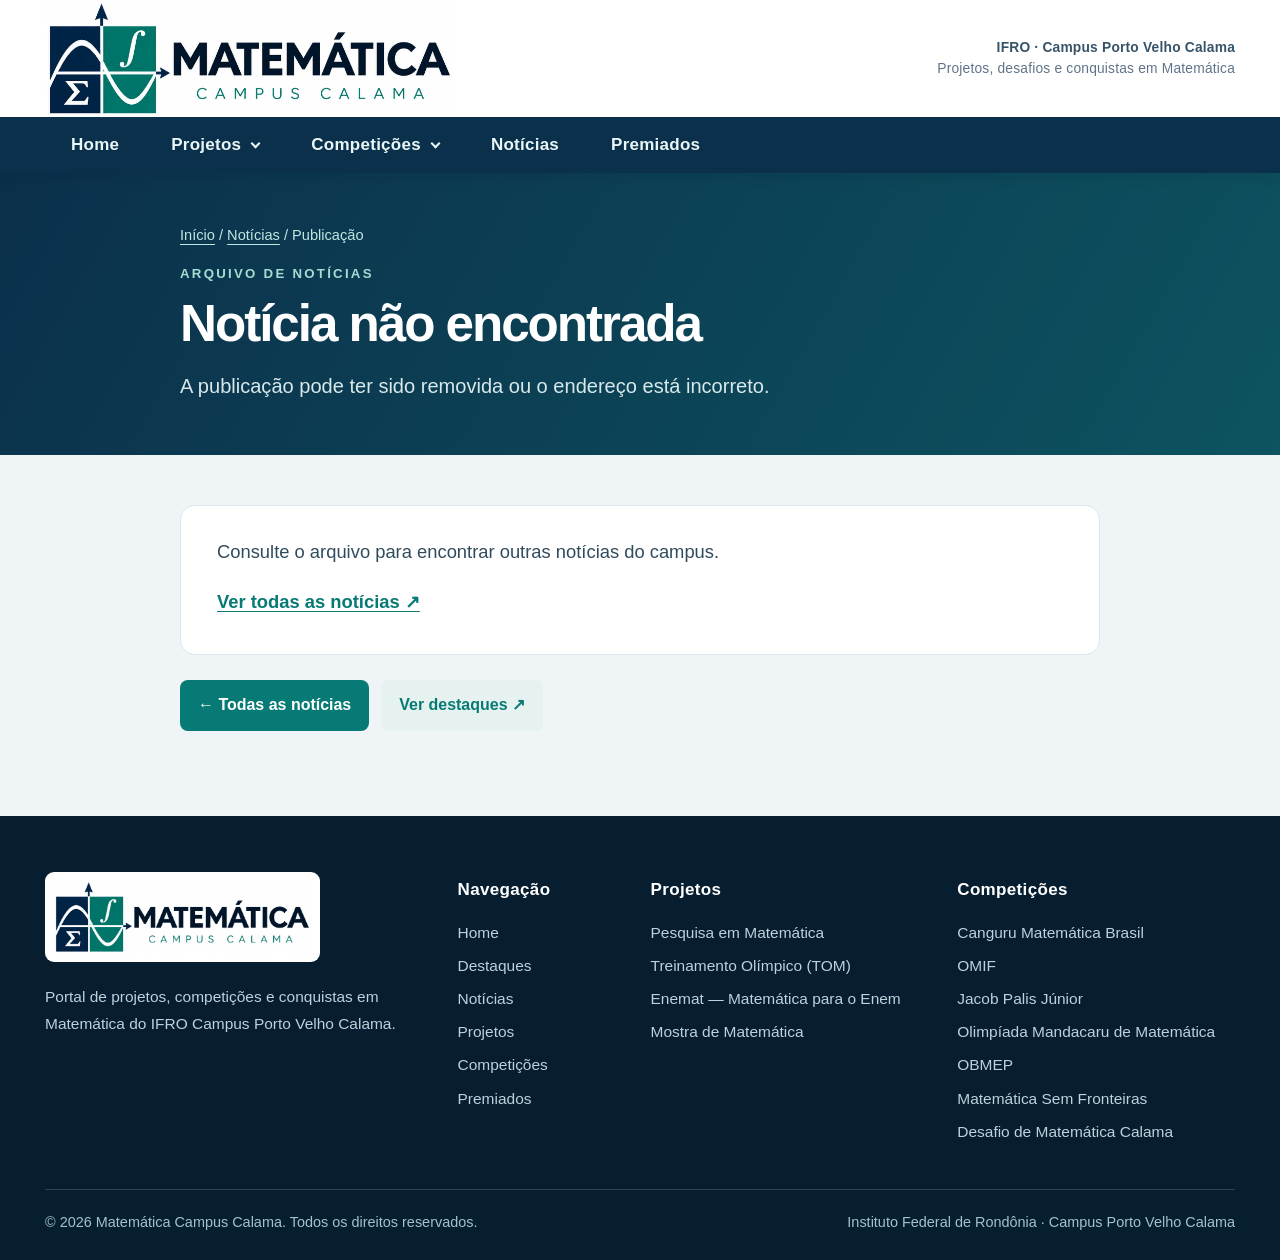
<file: noticia.html>
<!DOCTYPE html>
<html lang="pt-BR">
<head>
<meta charset="utf-8"/>
<meta content="width=device-width, initial-scale=1" name="viewport"/>
<meta content="#0a2941" name="theme-color"/>
<meta content="Projetos, competições e notícias da Matemática no IFRO Campus Porto Velho Calama. Conheça o TOM, as olimpíadas e o Desafio Calama." name="description"/>
<title>Notícia | Matemática Campus Calama</title>
<link href="style.css?v=10" rel="stylesheet"/>
<link as="image" href="imagens/logo-matematica-calama.webp" rel="preload"/></head>
<body>
<a class="skip-link" href="#conteudo">Pular para o conteúdo</a>
<!-- Cabeçalho sem a antiga barra superior -->
<header class="site-header" id="inicio">
<div class="container header-body">
<a aria-label="Matemática Campus Calama — início" class="brand" href="index.html">
<img alt="Matemática Campus Calama" height="458" src="imagens/logo-matematica-calama.webp" width="1600"/>
</a>
<div class="header-caption">
<strong>IFRO · Campus Porto Velho Calama</strong>
<span>Projetos, desafios e conquistas em Matemática</span>
</div>
<button aria-controls="main-navigation" aria-expanded="false" aria-label="Abrir menu" class="mobile-toggle" type="button">
<span></span><span></span><span></span>
</button>
</div>
<nav aria-label="Navegação principal" class="site-nav" id="main-navigation">
<div class="container">
<ul class="nav-list">
<li class="nav-item"><a class="nav-link" href="index.html">Home</a></li>
<li class="nav-item has-dropdown">
<button aria-controls="menu-projetos" aria-expanded="false" class="nav-link nav-button" data-menu-toggle="" type="button">Projetos <span aria-hidden="true" class="chevron"></span></button>
<div class="dropdown-panel" id="menu-projetos">
<div class="menu-group"><strong>Pesquisa</strong><a data-pending-page="Pesquisa em Matemática" href="pesquisa.html">Em breve</a></div>
<div class="menu-group"><strong>Ensino</strong><a href="tom.html">Treinamento Olímpico em Matemática (TOM)</a><a data-pending-page="Enemat — Matemática para o Enem" href="enemat-matematica-enem.html">Enemat — Matemática para o Enem</a></div>
<div class="menu-group"><strong>Extensão</strong><a data-pending-page="Mostra de Matemática" href="mostra-matematica.html">Mostra de Matemática (Dia Nacional da Matemática)</a></div>
</div>
</li>
<li class="nav-item has-dropdown">
<button aria-controls="menu-competicoes" aria-expanded="false" class="nav-link nav-button" data-menu-toggle="" type="button">Competições <span aria-hidden="true" class="chevron"></span></button>
<div class="dropdown-panel competition-dropdown" id="menu-competicoes">
<a data-pending-page="Concurso Canguru de Matemática Brasil" href="canguru.html">Concurso Canguru de Matemática Brasil</a>
<a data-pending-page="Olimpíada de Matemática das Instituições Federais (OMIF)" href="omif.html">Olimpíada de Matemática das Instituições Federais (OMIF)</a>
<a data-pending-page="Competição Jacob Palis Júnior" href="jacob-palis-junior.html">Competição Jacob Palis Júnior</a>
<a data-pending-page="Olimpíada Mandacaru de Matemática" href="olimpiada-mandacaru.html">Olimpíada Mandacaru de Matemática</a>
<a data-pending-page="OBMEP" href="obmep.html">Olimpíada Brasileira de Matemática das Escolas Públicas (OBMEP)</a>
<a data-pending-page="Matemática Sem Fronteiras" href="matematica-sem-fronteiras.html">Matemática Sem Fronteiras</a>
<a data-alt-url="https://desafiomatematicacalama.netlify.app/" data-pending-page="Desafio de Matemática Calama" href="desafio-calama.html">Desafio de Matemática Calama</a>
</div>
</li>
<li class="nav-item"><a class="nav-link" href="noticias.html">Notícias</a></li>
<li class="nav-item"><a class="nav-link" data-pending-page="Premiados" href="premiados.html">Premiados</a></li>
</ul>
</div>
</nav>
</header>
<main id="conteudo">
<section class="story-hero"><div class="container story-container">
<p class="breadcrumbs"><a href="index.html">Início</a> / <a href="noticias.html">Notícias</a> / Publicação</p>
<p class="eyebrow light" id="story-category">MATEMÁTICA NO IFRO CALAMA</p>
<h1 id="story-title">Notícias</h1>
<p class="story-lead" id="story-lead">Atividades e notícias do Campus Calama.</p>
<time class="story-date" id="story-date" hidden></time>
</div></section>
<section class="story-section"><div class="container story-container">
<div class="story-image-frame" id="story-image-frame">
<img alt="" class="story-image" decoding="async" id="story-image" loading="eager"/>
</div>
<p class="story-caption" id="story-caption"></p>
<article class="story-article" id="story-content"></article>
<nav aria-label="Links relacionados" class="story-actions">
<a href="noticias.html">← Todas as notícias</a>
<a href="index.html#destaques">Ver destaques ↗</a>
</nav>
</div></section>
</main><footer class="footer">
<div class="container footer-layout">
<div class="footer-brand">
<img alt="Matemática Campus Calama" height="458" src="imagens/logo-matematica-calama.webp" width="1600"/>
<p>Portal de projetos, competições e conquistas em Matemática do IFRO Campus Porto Velho Calama.</p>
</div>
<div class="footer-col">
<h2>Navegação</h2>
<a href="index.html">Home</a>
<a href="index.html#destaques">Destaques</a>
<a href="noticias.html">Notícias</a>
<a href="index.html#projetos">Projetos</a>
<a href="index.html#competicoes">Competições</a>
<a data-pending-page="Premiados" href="premiados.html">Premiados</a>
</div>
<div class="footer-col">
<h2>Projetos</h2>
<a data-pending-page="Pesquisa em Matemática" href="pesquisa.html">Pesquisa em Matemática</a>
<a href="tom.html">Treinamento Olímpico (TOM)</a>
<a data-pending-page="Enemat — Matemática para o Enem" href="enemat-matematica-enem.html">Enemat — Matemática para o Enem</a>
<a data-pending-page="Mostra de Matemática" href="mostra-matematica.html">Mostra de Matemática</a>
</div>
<div class="footer-col footer-competitions">
<h2>Competições</h2>
<a data-pending-page="Concurso Canguru de Matemática Brasil" href="canguru.html">Canguru Matemática Brasil</a>
<a data-pending-page="Olimpíada de Matemática das Instituições Federais (OMIF)" href="omif.html">OMIF</a>
<a data-pending-page="Competição Jacob Palis Júnior" href="jacob-palis-junior.html">Jacob Palis Júnior</a>
<a data-pending-page="Olimpíada Mandacaru de Matemática" href="olimpiada-mandacaru.html">Olimpíada Mandacaru de Matemática</a>
<a data-pending-page="OBMEP" href="obmep.html">OBMEP</a>
<a data-pending-page="Matemática Sem Fronteiras" href="matematica-sem-fronteiras.html">Matemática Sem Fronteiras</a>
<a data-alt-url="https://desafiomatematicacalama.netlify.app/" data-pending-page="Desafio de Matemática Calama" href="desafio-calama.html">Desafio de Matemática Calama</a>
</div>
</div>
<div class="container footer-bottom">
<span>© <span id="copyright-year">2026</span> Matemática Campus Calama. Todos os direitos reservados.</span>
<span>Instituto Federal de Rondônia · Campus Porto Velho Calama</span>
</div>
</footer>
<!-- Para páginas ainda não criadas: mantém os links planejados sem apresentar erro 404. -->
<dialog aria-labelledby="pending-title" class="pending-dialog" id="pending-dialog">
<button aria-label="Fechar aviso" class="dialog-close" data-close-dialog="" type="button">×</button>
<div aria-hidden="true" class="dialog-symbol">∑</div>
<p class="eyebrow">MATEMÁTICA CAMPUS CALAMA</p>
<h2 id="pending-title">Página em preparação</h2>
<p>Estamos preparando a página <strong id="pending-name"></strong> para reunir informações, orientações e links úteis.</p>
<div class="dialog-actions"><a class="button button-navy" hidden="" href="#" id="pending-alt" rel="noopener noreferrer" target="_blank">Visitar site do evento ↗</a><button class="button button-light" data-close-dialog="" type="button">Voltar à página</button></div>
</dialog>
<script src="site-base.js?v=1" defer></script>
<script src="noticias.js?v=2" defer></script>
</body>
</html>
</file>
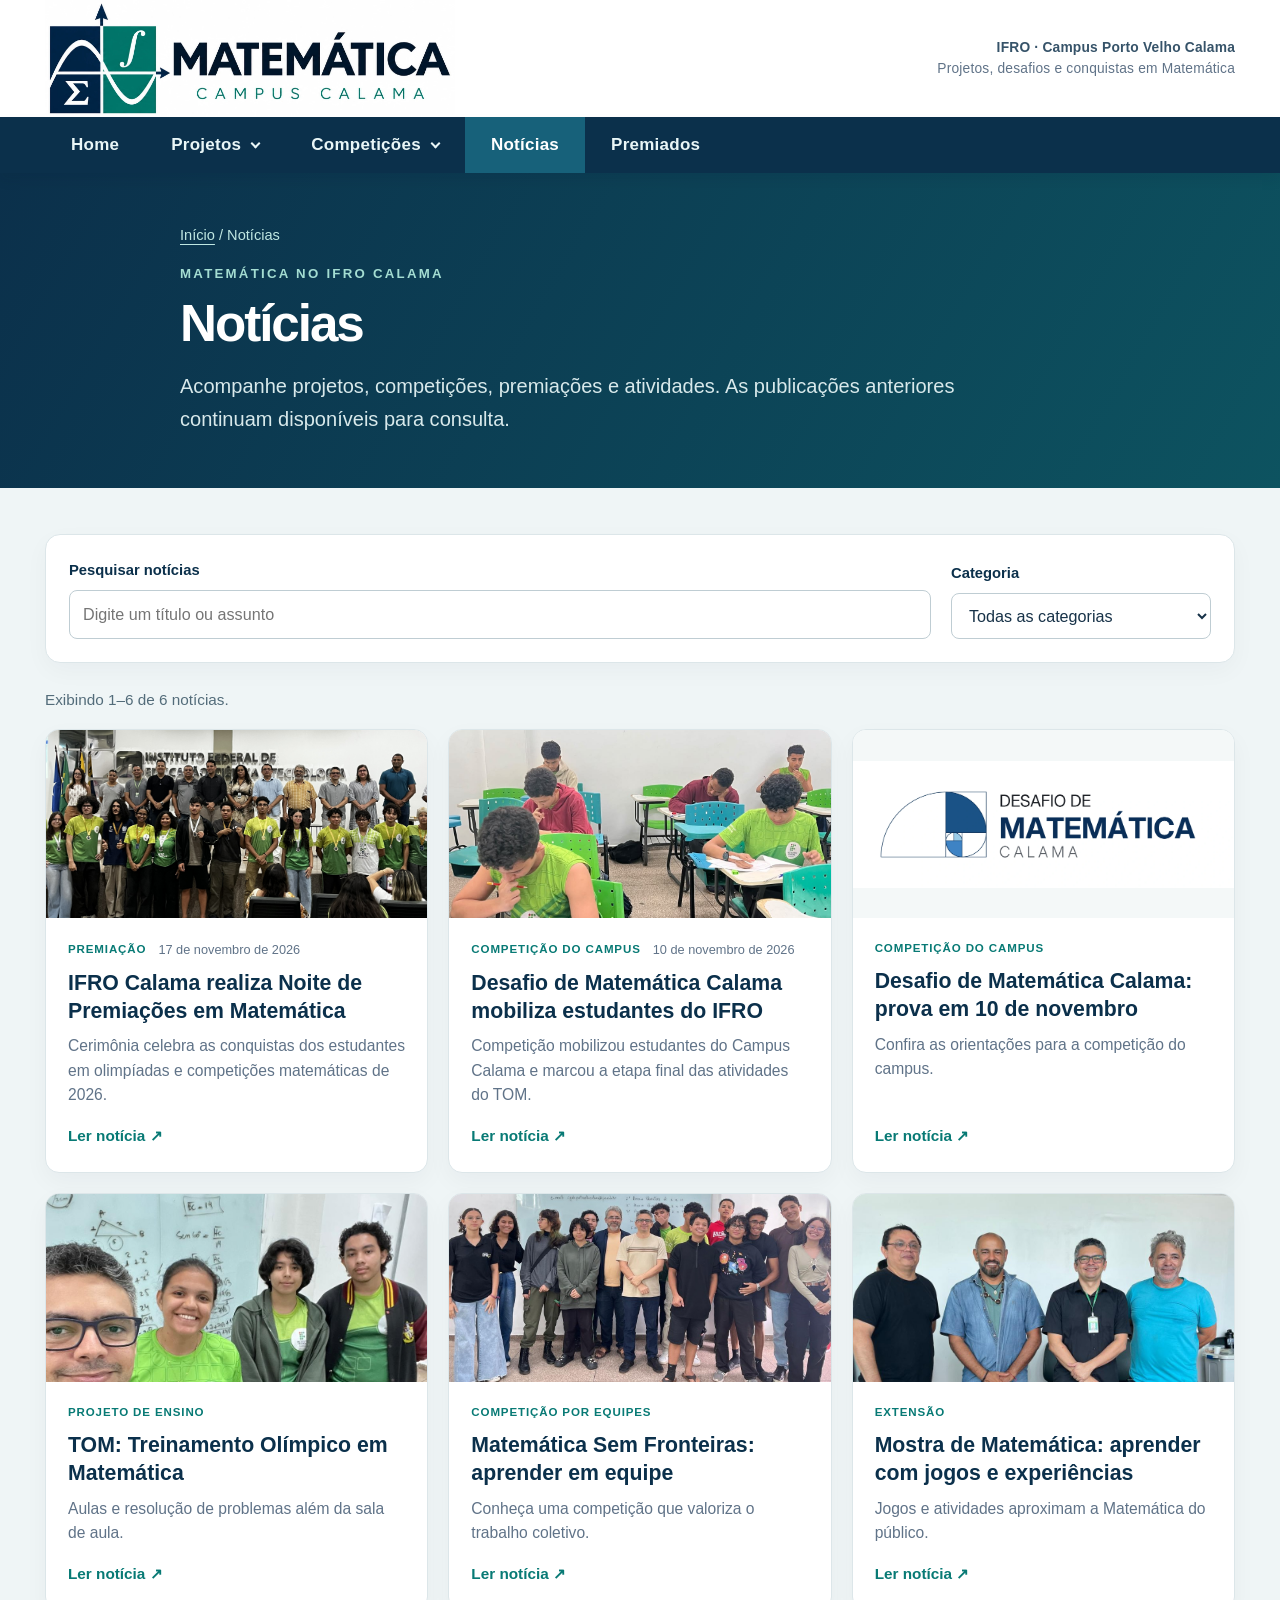
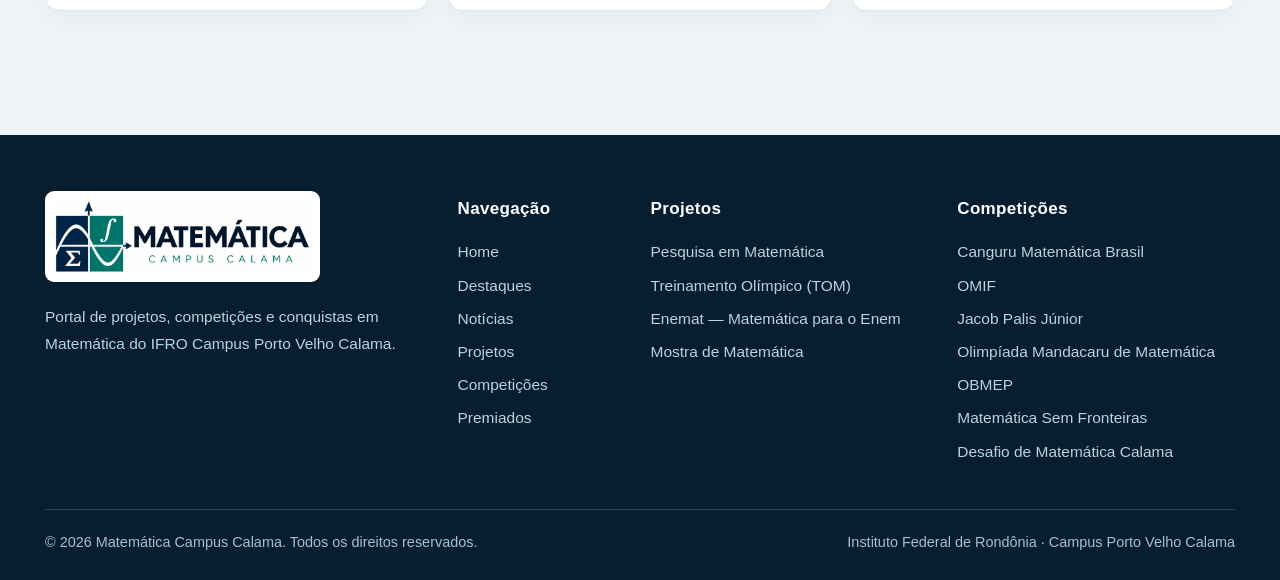
<file: noticias.html>
<!DOCTYPE html>
<html lang="pt-BR">
<head>
<meta charset="utf-8"/>
<meta content="width=device-width, initial-scale=1" name="viewport"/>
<meta content="#0a2941" name="theme-color"/>
<meta content="Projetos, competições e notícias da Matemática no IFRO Campus Porto Velho Calama. Conheça o TOM, as olimpíadas e o Desafio Calama." name="description"/>
<title>Arquivo de notícias | Matemática Campus Calama</title>
<link href="style.css?v=10" rel="stylesheet"/>
<link as="image" href="imagens/logo-matematica-calama.webp" rel="preload"/></head>
<body>
<a class="skip-link" href="#conteudo">Pular para o conteúdo</a>
<!-- Cabeçalho sem a antiga barra superior -->
<header class="site-header" id="inicio">
<div class="container header-body">
<a aria-label="Matemática Campus Calama — início" class="brand" href="index.html">
<img alt="Matemática Campus Calama" height="458" src="imagens/logo-matematica-calama.webp" width="1600"/>
</a>
<div class="header-caption">
<strong>IFRO · Campus Porto Velho Calama</strong>
<span>Projetos, desafios e conquistas em Matemática</span>
</div>
<button aria-controls="main-navigation" aria-expanded="false" aria-label="Abrir menu" class="mobile-toggle" type="button">
<span></span><span></span><span></span>
</button>
</div>
<nav aria-label="Navegação principal" class="site-nav" id="main-navigation">
<div class="container">
<ul class="nav-list">
<li class="nav-item"><a class="nav-link" href="index.html">Home</a></li>
<li class="nav-item has-dropdown">
<button aria-controls="menu-projetos" aria-expanded="false" class="nav-link nav-button" data-menu-toggle="" type="button">Projetos <span aria-hidden="true" class="chevron"></span></button>
<div class="dropdown-panel" id="menu-projetos">
<div class="menu-group"><strong>Pesquisa</strong><a data-pending-page="Pesquisa em Matemática" href="pesquisa.html">Em breve</a></div>
<div class="menu-group"><strong>Ensino</strong><a href="tom.html">Treinamento Olímpico em Matemática (TOM)</a><a data-pending-page="Enemat — Matemática para o Enem" href="enemat-matematica-enem.html">Enemat — Matemática para o Enem</a></div>
<div class="menu-group"><strong>Extensão</strong><a data-pending-page="Mostra de Matemática" href="mostra-matematica.html">Mostra de Matemática (Dia Nacional da Matemática)</a></div>
</div>
</li>
<li class="nav-item has-dropdown">
<button aria-controls="menu-competicoes" aria-expanded="false" class="nav-link nav-button" data-menu-toggle="" type="button">Competições <span aria-hidden="true" class="chevron"></span></button>
<div class="dropdown-panel competition-dropdown" id="menu-competicoes">
<a data-pending-page="Concurso Canguru de Matemática Brasil" href="canguru.html">Concurso Canguru de Matemática Brasil</a>
<a data-pending-page="Olimpíada de Matemática das Instituições Federais (OMIF)" href="omif.html">Olimpíada de Matemática das Instituições Federais (OMIF)</a>
<a data-pending-page="Competição Jacob Palis Júnior" href="jacob-palis-junior.html">Competição Jacob Palis Júnior</a>
<a data-pending-page="Olimpíada Mandacaru de Matemática" href="olimpiada-mandacaru.html">Olimpíada Mandacaru de Matemática</a>
<a data-pending-page="OBMEP" href="obmep.html">Olimpíada Brasileira de Matemática das Escolas Públicas (OBMEP)</a>
<a data-pending-page="Matemática Sem Fronteiras" href="matematica-sem-fronteiras.html">Matemática Sem Fronteiras</a>
<a data-alt-url="https://desafiomatematicacalama.netlify.app/" data-pending-page="Desafio de Matemática Calama" href="desafio-calama.html">Desafio de Matemática Calama</a>
</div>
</li>
<li class="nav-item"><a aria-current="page" class="nav-link active" href="noticias.html">Notícias</a></li>
<li class="nav-item"><a class="nav-link" data-pending-page="Premiados" href="premiados.html">Premiados</a></li>
</ul>
</div>
</nav>
</header>
<main id="conteudo">
<section class="story-hero news-archive-hero" aria-labelledby="news-archive-heading">
  <div class="container story-container">
    <p class="breadcrumbs"><a href="index.html">Início</a> / Notícias</p>
    <p class="eyebrow light">MATEMÁTICA NO IFRO CALAMA</p>
    <h1 id="news-archive-heading">Notícias</h1>
    <p class="story-lead">Acompanhe projetos, competições, premiações e atividades. As publicações anteriores continuam disponíveis para consulta.</p>
  </div>
</section>
<section class="news-archive-section" aria-label="Consulta ao arquivo de notícias">
  <div class="container">
    <div class="news-toolbar">
      <div class="news-field news-field-search">
        <label for="news-search">Pesquisar notícias</label>
        <input id="news-search" type="search" placeholder="Digite um título ou assunto" autocomplete="off"/>
      </div>
      <div class="news-field news-field-filter">
        <label for="news-category">Categoria</label>
        <select id="news-category">
          <option value="todas">Todas as categorias</option>
          <option value="competicao">Competições</option>
          <option value="projeto">Projetos</option>
          <option value="extensao">Extensão</option>
          <option value="premiacao">Premiações</option>
          <option value="outros">Outras notícias</option>
        </select>
      </div>
    </div>
    <p class="news-results-count" id="news-results-count" aria-live="polite">Carregando notícias...</p>
    <div class="news-archive-grid" id="news-archive-grid" aria-label="Resultados da pesquisa"></div>
    <nav class="news-pagination" id="news-pagination" aria-label="Paginação das notícias"></nav>
  </div>
</section>
</main><footer class="footer">
<div class="container footer-layout">
<div class="footer-brand">
<img alt="Matemática Campus Calama" height="458" src="imagens/logo-matematica-calama.webp" width="1600"/>
<p>Portal de projetos, competições e conquistas em Matemática do IFRO Campus Porto Velho Calama.</p>
</div>
<div class="footer-col">
<h2>Navegação</h2>
<a href="index.html">Home</a>
<a href="index.html#destaques">Destaques</a>
<a href="noticias.html">Notícias</a>
<a href="index.html#projetos">Projetos</a>
<a href="index.html#competicoes">Competições</a>
<a data-pending-page="Premiados" href="premiados.html">Premiados</a>
</div>
<div class="footer-col">
<h2>Projetos</h2>
<a data-pending-page="Pesquisa em Matemática" href="pesquisa.html">Pesquisa em Matemática</a>
<a href="tom.html">Treinamento Olímpico (TOM)</a>
<a data-pending-page="Enemat — Matemática para o Enem" href="enemat-matematica-enem.html">Enemat — Matemática para o Enem</a>
<a data-pending-page="Mostra de Matemática" href="mostra-matematica.html">Mostra de Matemática</a>
</div>
<div class="footer-col footer-competitions">
<h2>Competições</h2>
<a data-pending-page="Concurso Canguru de Matemática Brasil" href="canguru.html">Canguru Matemática Brasil</a>
<a data-pending-page="Olimpíada de Matemática das Instituições Federais (OMIF)" href="omif.html">OMIF</a>
<a data-pending-page="Competição Jacob Palis Júnior" href="jacob-palis-junior.html">Jacob Palis Júnior</a>
<a data-pending-page="Olimpíada Mandacaru de Matemática" href="olimpiada-mandacaru.html">Olimpíada Mandacaru de Matemática</a>
<a data-pending-page="OBMEP" href="obmep.html">OBMEP</a>
<a data-pending-page="Matemática Sem Fronteiras" href="matematica-sem-fronteiras.html">Matemática Sem Fronteiras</a>
<a data-alt-url="https://desafiomatematicacalama.netlify.app/" data-pending-page="Desafio de Matemática Calama" href="desafio-calama.html">Desafio de Matemática Calama</a>
</div>
</div>
<div class="container footer-bottom">
<span>© <span id="copyright-year">2026</span> Matemática Campus Calama. Todos os direitos reservados.</span>
<span>Instituto Federal de Rondônia · Campus Porto Velho Calama</span>
</div>
</footer>
<!-- Para páginas ainda não criadas: mantém os links planejados sem apresentar erro 404. -->
<dialog aria-labelledby="pending-title" class="pending-dialog" id="pending-dialog">
<button aria-label="Fechar aviso" class="dialog-close" data-close-dialog="" type="button">×</button>
<div aria-hidden="true" class="dialog-symbol">∑</div>
<p class="eyebrow">MATEMÁTICA CAMPUS CALAMA</p>
<h2 id="pending-title">Página em preparação</h2>
<p>Estamos preparando a página <strong id="pending-name"></strong> para reunir informações, orientações e links úteis.</p>
<div class="dialog-actions"><a class="button button-navy" hidden="" href="#" id="pending-alt" rel="noopener noreferrer" target="_blank">Visitar site do evento ↗</a><button class="button button-light" data-close-dialog="" type="button">Voltar à página</button></div>
</dialog>
<script src="site-base.js?v=1" defer></script>
<script src="noticias.js?v=1" defer></script>
</body>
</html>
</file>
<file: style.css>
/* MATEMÁTICA CAMPUS CALAMA | Home 2026
   Identidade: azul-marinho, verde-petróleo, areia e dourado discreto. */
:root {
  --navy: #0b304b;
  --deep: #081e31;
  --ocean: #124a63;
  --teal: #087a75;
  --teal-light: #cce8e4;
  --gold: #d7b66f;
  --ink: #173248;
  --muted: #607388;
  --cream: #fbf7ef;
  --mist: #eff5f6;
  --line: #dce6e9;
  --paper: #ffffff;
  --radius: 17px;
  --shadow: 0 18px 50px rgba(7,35,57,.09);
}
* { box-sizing: border-box; }
html { scroll-behavior: smooth; scroll-padding-top: 85px; }
body { margin:0; font-family: 'Segoe UI', 'Helvetica Neue', Arial, sans-serif; color:var(--ink); background:#fff; font-size:16px; line-height:1.6; }
img { display:block; max-width:100%; }
a { color:inherit; text-decoration:none; }
button { font:inherit; cursor:pointer; }
a:focus-visible, button:focus-visible { outline:3px solid #dfae56; outline-offset:3px; }
[hidden] {display:none!important;}
.container { width:min(1190px, calc(100% - 56px)); margin-inline:auto; }
.skip-link {position:fixed; top:-100px; left:16px; z-index:200; background:#fff; color:var(--ink); padding:12px 18px; border-radius:8px;}
.skip-link:focus {top:12px;}
.section-space {padding:86px 0 98px;}
.eyebrow {font-size:.73rem; font-weight:800; color:var(--teal); letter-spacing:.17em; text-transform:uppercase; margin:0 0 10px;}
.eyebrow.light { color:#a4ddd2; }
/* HEADER: sem a antiga tarja azul superior */
.site-header { position:relative; z-index:30; background:#fff; }
.header-body { min-height:116px; display:flex; align-items:center; gap:24px; justify-content:space-between; }
.brand {display:inline-flex; flex:0 1 410px; align-items:center;}
.brand img {width:100%; height:auto; max-width:410px;}
.header-caption {display:flex; flex-direction:column; align-items:flex-end; gap:1px; color:var(--muted); font-size:.81rem; line-height:1.45; text-align:right; letter-spacing:.015em;}
.header-caption strong {color:#365369; font-weight:650;}
.mobile-toggle {display:none; width:44px; height:42px; align-items:center; flex-direction:column; justify-content:center; gap:5px; border:1px solid #d7e4e8; border-radius:9px; background:#fff;}
.mobile-toggle span {width:19px; height:2px; border-radius:4px; background:var(--navy);}
.site-nav {background:var(--navy); box-shadow:0 7px 12px rgba(6,25,40,.075);}
.nav-list {margin:0; padding:0; display:flex; list-style:none; align-items:stretch;}
.nav-item {position:relative;}
.nav-link {background:transparent; color:#e9f6f7; border:0; min-height:56px; padding:0 26px; display:inline-flex; align-items:center; gap:11px; font-size:.88rem; font-weight:650; letter-spacing:.015em;}
.nav-link:hover, .nav-link.active, .nav-item.is-open>.nav-link, .nav-link:focus-visible {background:#17617a; color:#fff;}
.nav-button {white-space:nowrap;}
.chevron {display:inline-block; width:7px; height:7px; border-right:2px solid currentColor; border-bottom:2px solid currentColor; transform:translateY(-2px) rotate(45deg); transition:transform .2s;}
.nav-item.is-open .chevron {transform:translateY(1px) rotate(225deg);}
.dropdown-panel {position:absolute; top:100%; left:0; background:#fff; color:var(--ink); min-width:342px; max-width:min(470px,95vw); max-height:71vh; overflow-y:auto; box-shadow:0 20px 45px rgba(9,37,57,.2); padding:12px; border:1px solid var(--line); border-radius:0 0 13px 13px; visibility:hidden; opacity:0; transform:translateY(-7px); pointer-events:none; transition:opacity .15s,transform .15s;}
.nav-item.is-open>.dropdown-panel, .nav-item:hover>.dropdown-panel, .nav-item:focus-within>.dropdown-panel {opacity:1; visibility:visible; transform:translateY(0); pointer-events:auto;}
.menu-group {display:grid; gap:3px; padding:6px 5px 13px; border-bottom:1px solid #e8eef0;}
.menu-group:last-child {border:0; padding-bottom:5px;}
.menu-group strong {font-size:.69rem; color:var(--teal); letter-spacing:.12em; text-transform:uppercase; padding:5px 9px 3px;}
.dropdown-panel a {display:block; color:#2a485b; padding:8px 10px; font-size:.86rem; line-height:1.4; border-radius:7px;}
.dropdown-panel a:hover, .dropdown-panel a:focus-visible {background:#ecf5f4; color:#006c69;}
.competition-dropdown {min-width:450px;}
/* HERO: sua própria composição, sem CTAs nem botões de calendário */
.hero {position:relative; overflow:hidden; background:linear-gradient(115deg,#081f35 3%,#0e3b57 63%,#0a5964 130%); color:#fff; isolation:isolate;}
.hero:before {content:""; position:absolute; inset:0; background:radial-gradient(circle at 80% 12%,rgba(96,180,175,.14),transparent 35%),radial-gradient(circle at -15% 95%,rgba(37,108,144,.19),transparent 40%); pointer-events:none;}
.hero-content {position:relative; z-index:1; min-height:370px; display:flex; flex-direction:column; align-items:flex-start; justify-content:center; padding:65px 0 68px;}
.hero h1 {font-size:clamp(2.35rem,4vw,4.25rem); line-height:1.08; letter-spacing:-.038em; font-weight:760; margin:4px 0 21px; max-width:780px;}
.hero h1 em {font-style:normal; color:#a9e2d6;}
.hero-content>p:not(.eyebrow) {font-size:clamp(.99rem,1.22vw,1.14rem); line-height:1.75; color:#d4e6eb; max-width:610px; margin:0;}
.hero-ornament {position:absolute; right:-25px; top:-45px; height:116%; width:min(44%,560px); opacity:.65; pointer-events:none; z-index:0;}
.hero-ornament svg {width:100%; height:100%;}
/* SECTION HEADINGS */
.section-title {margin:0 0 30px;}
.section-title h2 {font-size:clamp(1.88rem,2.75vw,2.75rem); font-weight:760; line-height:1.17; margin:0 0 12px; color:var(--navy); letter-spacing:-.035em;}
.section-title>p:last-child {color:var(--muted); max-width:665px; margin:0; font-size:1rem;}
.section-title-narrow {margin-bottom:35px;}
.section-title-light h2 {color:white;}
.section-title-light>p:last-child {color:#c4dfe6;}
/* DESTAQUES: mosaico com quatro espaços, ao lado do calendário */
.spotlights {background:var(--mist);}
.spotlights-layout {display:grid; grid-template-columns:minmax(0,1.74fr) minmax(290px,.82fr); align-items:start; gap:34px;}
.spotlights-primary {min-width:0;}
.spotlights-mosaic {display:grid; grid-template-columns:repeat(2,minmax(0,1fr)); gap:16px;}
.mosaic-card {background:#fff; border:1px solid #deeaec; overflow:hidden; border-radius:15px; box-shadow:0 10px 25px rgba(7,35,57,.045); display:flex; flex-direction:column; min-width:0; transition:transform .2s,box-shadow .2s;}
.mosaic-card:hover {transform:translateY(-3px); box-shadow:0 18px 38px rgba(9,40,60,.11);}
.mosaic-visual {height:150px; position:relative; overflow:hidden; display:grid; place-items:center; isolation:isolate;}
.mosaic-visual:after {content:""; position:absolute; width:190px; height:190px; border-radius:50%; right:-32px; top:-78px; border:1px solid rgba(255,255,255,.23); box-shadow:0 0 0 25px rgba(255,255,255,.045),0 0 0 51px rgba(255,255,255,.035); z-index:0;}
.mosaic-visual-photo {background:#fafafa;}
.mosaic-visual-photo img {display:block; width:100%; height:100%; object-fit:cover; object-position:center;}
.mosaic-visual-photo:after {display:none;}
.mosaic-visual-news {background:linear-gradient(125deg,#0e4260,#087d7b); color:#d2f3ee;}
.mosaic-visual-tom {background:linear-gradient(125deg,#102e48,#244b65); color:#fff;}
.mosaic-visual-awards {background:linear-gradient(125deg,#e6d3a8,#bca069); color:#16364e;}
.mosaic-visual-awards:after {border-color:rgba(255,255,255,.43); box-shadow:0 0 0 27px rgba(255,255,255,.11),0 0 0 50px rgba(255,255,255,.085);}
.mosaic-glyph {font-family:Georgia,serif; font-weight:500; font-size:5.6rem; line-height:1; letter-spacing:-.08em; text-shadow:0 8px 30px rgba(0,0,0,.08); z-index:1;}
.mosaic-tom-text {font-size:4.6rem; letter-spacing:.06em; font-weight:600;}
.mosaic-visual-tag {position:absolute; bottom:12px; left:16px; font-size:.58rem; font-weight:800; letter-spacing:.15em; z-index:2;}
.mosaic-body {padding:21px 23px 24px; flex:1; display:flex; flex-direction:column; align-items:flex-start;}
.mosaic-body h3 {font-size:1.32rem; line-height:1.22; letter-spacing:-.025em; margin:9px 0 10px; font-weight:750; color:var(--navy);}
.mosaic-body p {font-size:.86rem; color:var(--muted); line-height:1.62; margin:0 0 19px;}
.mosaic-link {margin-top:auto; font-size:.83rem; font-weight:790; color:var(--teal); display:inline-flex; align-items:center; gap:6px;}
.mosaic-link:hover {text-decoration:underline;}
.mosaic-featured {border-color:#c6d9da;}
.mosaic-featured .mosaic-body h3 {font-size:1.43rem;}
/* CALENDÁRIO */
.calendar {border:1px solid #d7e4e9; border-radius:15px; overflow:hidden; background:white; box-shadow:0 12px 34px rgba(16,43,64,.05);}
.calendar-head {padding:29px 28px 22px; background:var(--navy); color:#fff;}
.calendar-head .eyebrow {color:#97d9cf;}
.calendar-head h2 {font-size:1.68rem; line-height:1.2; letter-spacing:-.03em; margin:5px 0;}
.calendar-head p {font-size:.83rem; color:#c7dce4; margin:0;}
.calendar-event {display:grid; grid-template-columns:59px minmax(0,1fr); gap:15px; padding:24px 22px; border-bottom:1px solid #e6edef;}
.calendar-date {text-align:center; align-self:start; color:var(--teal); display:flex; flex-direction:column; line-height:1.02; margin-top:2px;}
.calendar-date span {letter-spacing:.1em; font-size:.63rem; font-weight:750;}
.calendar-date strong {font-size:2.05rem; margin:1px 0 4px; font-weight:770; color:var(--navy);}
.calendar-date small {color:var(--muted); font-size:.65rem;}
.calendar-info small {font-size:.62rem; color:var(--teal); letter-spacing:.06em; font-weight:780; text-transform:uppercase;}
.calendar-info h3 {font-size:.9rem; color:var(--navy); margin:5px 0 4px; line-height:1.34;}
.calendar-info h3 a:hover {color:var(--teal); text-decoration:underline;}
.calendar-info p {margin:0; color:var(--muted); font-size:.79rem; line-height:1.47;}
.calendar-no-upcoming {margin:0; background:#f7fafb; padding:18px 24px; font-size:.82rem; color:var(--muted);}
/* PROJETOS: verde-acinzentado elegante, alternando com a seção anterior */
.projects {background:linear-gradient(125deg,#e3eee9 0%,#d8e9e5 100%);}
.projects-grid {display:grid; grid-template-columns:repeat(4,minmax(0,1fr)); gap:18px;}
.project-card {border:1px solid #ccdfda; border-radius:15px; background:#fff; display:flex; flex-direction:column; align-items:flex-start; padding:28px 24px 24px; min-height:320px; transition:transform .2s,box-shadow .2s;}
.project-card:hover {transform:translateY(-4px); box-shadow:0 16px 35px rgba(27,39,41,.08);}
.project-icon {height:53px; min-width:53px; padding:0 8px; display:inline-grid; place-items:center; border-radius:13px; color:var(--teal); background:#ebf6f3; font-family:Georgia,serif; font-size:1.7rem; margin-bottom:19px;}
.project-card-featured {background:#f5faf9; border-color:#c9e5df;}
.project-card h3 {color:var(--navy); font-size:1.29rem; letter-spacing:-.025em; line-height:1.3; margin:8px 0 11px;}
.project-card p {color:var(--muted); font-size:.88rem; line-height:1.65; margin:0 0 20px;}
.text-arrow {color:var(--teal); font-size:.84rem; font-weight:760; margin-top:auto;}
.text-arrow:hover {text-decoration:underline;}
/* COMPETIÇÕES: seção escura diferenciada */
.competitions {background:linear-gradient(130deg,#092942,#0b3c55 70%,#0a4c5b); color:white;}
.competitions .eyebrow {color:#95d9cf;}
.competitions-grid {display:grid; grid-template-columns:repeat(3,minmax(0,1fr)); gap:18px;}
.competition-card {background:rgba(255,255,255,.965); border:1px solid rgba(255,255,255,.55); color:var(--ink); border-radius:14px; padding:23px 24px 25px; min-height:265px; display:flex; flex-direction:column; align-items:flex-start; transition:transform .2s, box-shadow .2s;}
.competition-card:hover {transform:translateY(-4px); box-shadow:0 19px 35px rgba(0,0,0,.16);}
.competition-mark {width:100%; display:flex; justify-content:space-between; align-items:center; font-size:.65rem; font-weight:800; color:#81949f; padding-bottom:19px; border-bottom:1px solid #e6edf0;}
.competition-mark i {font-style:normal; display:grid; place-items:center; min-width:45px; padding:7px 9px; border-radius:6px; background:#e9f5f3; color:var(--teal); font-weight:800; letter-spacing:.02em; font-size:.74rem;}
.competition-card h3 {font-size:1.3rem; color:var(--navy); line-height:1.34; letter-spacing:-.02em; margin:18px 0 10px;}
.competition-card p {color:var(--muted); margin:0 0 24px; font-size:.86rem;}
.competition-card a {font-size:.85rem; font-weight:780; color:var(--teal); margin-top:auto;}
.competition-card a:hover {text-decoration:underline;}
/* PREMIADOS: área inteira é um link */
.awards {background:#e9f2f1; border-top:1px solid #d5e9e5;}
.awards-link {display:block; padding:60px 0 65px; transition:background .2s;}
.awards-link:hover {background:#e0eeeb;}
.awards-layout {display:grid; grid-template-columns:110px minmax(0,1fr) 70px; align-items:center; gap:28px;}
.awards-icon {display:grid; place-items:center; width:105px; height:105px; border-radius:50%; background:#d8ece7; border:2px solid #9bd0c6; color:var(--teal); font-size:3.7rem; line-height:1;}
.awards h2 {font-size:2.5rem; color:var(--navy); margin:0 0 10px; line-height:1.16; letter-spacing:-.04em;}
.awards p:not(.eyebrow) {max-width:690px; margin:0; color:#4d6878;}
.awards-go {font-size:2.6rem; display:grid; place-items:center; width:68px; height:68px; border-radius:50%; color:#fff; background:var(--teal); transition:transform .2s;}
.awards-link:hover .awards-go {transform:translate(3px,-3px);}
/* FOOTER: navegação completa para páginas atuais e futuras */
.footer {background:#071e31; color:#dceaf0; padding-top:56px;}
.footer-layout {display:grid; grid-template-columns:minmax(0,1.45fr) minmax(100px,.62fr) minmax(190px,1.05fr) minmax(195px,1.05fr); gap:29px; padding-bottom:46px;}
.footer-brand img {width:275px; max-width:100%; height:auto; padding:8px; background:#fff; border-radius:9px; margin-bottom:21px;}
.footer-brand p {font-size:.87rem; color:#bed1dc; max-width:390px; line-height:1.75; margin:0;}
.footer-col {display:flex; flex-direction:column; gap:10px;}
.footer-col h2 {color:#fff; margin:4px 0 7px; font-size:.91rem; letter-spacing:.02em;}
.footer-col a {font-size:.8rem; color:#bed1dc; line-height:1.5;}
.footer-col a:hover {color:#fff; text-decoration:underline;}
.footer-bottom {display:flex; justify-content:space-between; flex-wrap:wrap; gap:12px; padding:21px 0 25px; border-top:1px solid rgba(255,255,255,.16); color:#a5c0cf; font-size:.77rem;}
/* PÁGINAS EM PREPARAÇÃO */
.pending-dialog {max-width:min(465px,calc(100vw - 30px)); width:100%; border:0; padding:34px; border-radius:17px; color:var(--ink); background:#fff; box-shadow:0 25px 90px #06172755;}
.pending-dialog::backdrop {background:rgba(3,21,35,.67);}
.pending-dialog .eyebrow {margin-bottom:6px;}
.pending-dialog h2 {font-size:1.7rem; color:var(--navy); margin:4px 0 13px;}
.pending-dialog p:not(.eyebrow) {margin:0; color:var(--muted);}
.dialog-close {position:absolute; top:12px; right:14px; border:0; background:transparent; font-size:1.9rem; color:#62798b;}
.dialog-symbol {width:53px; height:53px; background:#e5f4f0; color:var(--teal); display:grid; place-items:center; border-radius:12px; font-size:2rem; margin-bottom:18px;}
.dialog-actions {display:flex; gap:10px; flex-wrap:wrap; margin-top:26px;}
/* RESPONSIVIDADE */
@media (max-width:1100px) {
  .spotlights-layout {grid-template-columns:minmax(0,1.6fr) minmax(265px,.9fr); gap:20px;}
  .footer-layout {grid-template-columns:repeat(2,minmax(0,1fr)); gap:28px;}
  .footer-brand {grid-column:1/-1;}
  .projects-grid {grid-template-columns:repeat(2,minmax(0,1fr));}
  .project-card {min-height:282px;}
  .hero-ornament {width:48%; right:-75px;}
}
@media (max-width:850px) {
  .container {width:min(100% - 36px,1190px);}
  .header-body {min-height:100px; gap:12px;}
  .brand {flex-basis:325px;}
  .header-caption {font-size:.74rem;}
  .spotlights-layout {grid-template-columns:1fr;}
  .calendar {display:block;}
  .competitions-grid {grid-template-columns:repeat(2,minmax(0,1fr));}
  .hero-ornament {width:52%; opacity:.3;}
  .footer-layout {gap:26px;}
}
@media (max-width:680px) {
  html {scroll-padding-top:70px;}
  .section-space {padding:58px 0 70px;}
  .container {width:calc(100% - 32px);}
  .header-body {min-height:79px;}
  .brand {flex:0 1 265px;}
  .brand img {max-width:245px;}
  .header-caption {display:none;}
  .mobile-toggle {display:flex; flex-shrink:0;}
  .site-nav {display:none; position:absolute; top:100%; width:100%; box-shadow:0 20px 40px #041c2d2d;}
  .site-nav.nav-open {display:block;}
  .nav-list {display:flex; flex-direction:column; padding:10px 0 15px;}
  .nav-link {display:flex; width:100%; justify-content:space-between; padding:0 16px; min-height:47px;}
  .dropdown-panel {position:static; max-width:none; min-width:0; max-height:none; padding:0; box-shadow:none; border-radius:8px; border:0; transform:none; opacity:1; visibility:visible; pointer-events:auto; display:none; margin:0 9px 7px;}
  .nav-item.is-open>.dropdown-panel {display:block;}
  .nav-item:not(.is-open):hover>.dropdown-panel, .nav-item:not(.is-open):focus-within>.dropdown-panel {display:none;}
  .competition-dropdown {min-width:0;}
  .hero-content {min-height:314px; padding:45px 0 51px;}
  .hero h1 {font-size:clamp(2.12rem,9vw,3.5rem); margin-bottom:17px;}
  .hero-content>p:not(.eyebrow) {font-size:.98rem;}
  .hero-ornament {width:73%; opacity:.15; right:-130px;}
  .spotlights-mosaic {grid-template-columns:1fr; gap:14px;}
  .mosaic-visual {height:165px;}
  .mosaic-body {padding:22px;}
  .calendar-event {padding:21px;}
  .projects-grid, .competitions-grid {grid-template-columns:1fr; gap:13px;}
  .project-card, .competition-card {min-height:0; padding:23px;}
  .project-card h3, .competition-card h3 {font-size:1.28rem;}
  .project-icon {margin-bottom:13px;}
  .awards-link {padding:42px 0;}
  .awards-layout {grid-template-columns:64px minmax(0,1fr); gap:18px;}
  .awards-icon {width:64px; height:64px; font-size:2.2rem;}
  .awards h2 {font-size:2rem;}
  .awards-go {display:none;}
  .footer-layout {grid-template-columns:repeat(2,minmax(0,1fr)); gap:28px; padding-bottom:33px;}
  .footer-brand {grid-column:1/-1;}
  .footer-bottom {flex-direction:column;}
}
@media (max-width:385px) {
 .feature-actions {align-items:stretch; flex-direction:column; gap:12px;}
 .feature-actions .button {width:100%;}
 .footer-layout {grid-template-columns:1fr;}
 .footer-brand {grid-column:auto;}
}
@media (prefers-reduced-motion: reduce) {
 html {scroll-behavior:auto;}
 *, *::before, *::after {transition:none!important;}
}
/* HOME V4 — Alinhamento do mosaico, fotos locais e calendário */
.spotlights > .container > .section-title { margin-bottom: 31px; }
.spotlights-layout {
  grid-template-columns: minmax(0, 1fr) 325px;
  gap: 46px;
  align-items: start;
}
.spotlights-primary { min-width:0; }
.spotlights .calendar { align-self:start; justify-self:end; width:100%; margin:0; }
.spotlights-mosaic { align-items:stretch; }
.mosaic-card { height:100%; }
.mosaic-visual-local:before {
  content:""; position:absolute; inset:40% 0 0;
  background:linear-gradient(to top, rgba(4,26,41,.65),transparent);
  z-index:1; pointer-events:none;
}
.mosaic-visual-local .mosaic-visual-tag { color:white; text-shadow:0 1px 5px #09283a; }
.mosaic-visual-local img { width:100%; height:100%; object-fit:cover; }
.mosaic-body { min-height:205px; }
.calendar-event { grid-template-columns:65px minmax(0,1fr); gap:16px; padding:21px 18px; }
.calendar-date-month strong { font-size:1.50rem; letter-spacing:.015em; margin:7px 0 5px; }
.calendar-date-month span { font-size:.52rem; letter-spacing:.035em; }
.calendar-info h3 { font-size:1.02rem; line-height:1.32; }
.calendar-info small { display:block; font-size:.60rem; line-height:1.38; }
.calendar-event:last-child { border-bottom:0; }
/* Cartões de projetos com imagens (ou textura matemática) em altura uniforme */
.projects-grid { align-items:stretch; }
.project-card { padding:0; min-height:380px; align-items:stretch; overflow:hidden; }
.project-media {height:138px; flex:0 0 138px; overflow:hidden; display:grid; place-items:center; position:relative; background:#dbece8;}
.project-media-photo img {width:100%; height:100%; object-fit:cover; object-position:center 43%;}
.project-media-abstract {background:linear-gradient(120deg,#0d3856,#0a7974); color:#d1f5e9;}
.project-media-abstract:after {content:""; position:absolute; width:185px; height:185px; border:1px solid #ffffff24; border-radius:50%; right:-42px; top:-102px; box-shadow:0 0 0 28px #ffffff10,0 0 0 56px #ffffff0b;}
.project-media-abstract span {font-family:Georgia,serif; font-size:4.6rem; line-height:1; position:relative; z-index:1;}
.project-card-content {display:flex; flex-direction:column; flex:1; align-items:flex-start; padding:23px 23px 25px;}
.project-card-content h3 {margin:8px 0 11px;}
.project-card-content p {margin:0 0 18px;}
.competition-photo {width:100%; height:100px; overflow:hidden; border-radius:9px; margin-top:13px;}
.competition-photo img {width:100%; height:100%; object-fit:cover; object-position:center 52%;}
@media (max-width:1100px) {
  .spotlights-layout {grid-template-columns:minmax(0,1fr) 305px; gap:28px;}
  .project-card {min-height:360px;}
}
@media (max-width:850px) {
  .spotlights-layout {grid-template-columns:1fr; gap:27px;}
  .spotlights .calendar {justify-self:stretch;}
  .project-card {min-height:360px;}
}
@media (max-width:680px) {
  .spotlights > .container > .section-title {margin-bottom:24px;}
  .mosaic-body {min-height:0;}
  .project-card {min-height:0;}
  .project-media {height:154px; flex-basis:154px;}
  .calendar-event {padding:19px 15px;}
}
/* Ajustes finos do enquadramento das fotografias */
.mosaic-card:nth-child(3) .mosaic-visual-local img {object-position:center 75%;}
.mosaic-card:nth-child(4) .mosaic-visual-local img {object-position:center 65%;}
.project-card:nth-child(4) .project-media-photo img {object-position:center 30%;}
/* ===== HOME V5 • Notícias com fotografias amplas, inspiradas na abordagem editorial da OBMEP ===== */
html {font-size:17px;}
body {font-size:1rem; line-height:1.65;}
.nav-link {font-size:1rem; font-weight:700;}
.dropdown-panel a {font-size:.94rem;}
.eyebrow {font-size:.78rem;}
.hero-content>p:not(.eyebrow) {font-size:1.13rem;}
.section-title h2 {font-size:clamp(2.15rem,2.95vw,3rem);}
.section-title>p:last-child {font-size:1.07rem;}
/* Destaques: imagem dominante; título forte; resumo em uma frase. */
.spotlights-mosaic {gap:20px;}
.mosaic-card {border-radius:16px; overflow:hidden; height:auto;}
.mosaic-card-link {display:flex; flex-direction:column; height:100%; text-decoration:none; color:inherit;}
.mosaic-card-link:focus-visible {outline:3px solid var(--gold); outline-offset:-4px;}
.mosaic-visual, .mosaic-visual-local {height:238px; flex:0 0 238px; overflow:hidden; background:#e4efed;}
.mosaic-visual-local:before {display:none;}
.mosaic-visual-local img {width:100%; height:100%; object-fit:cover; object-position:center; transition:transform .3s ease;}
.mosaic-card:hover .mosaic-visual-local img {transform:scale(1.035);}
.mosaic-featured .mosaic-visual {background:#f5f5f2;}
.mosaic-featured .mosaic-visual img {object-fit:contain;}
.mosaic-visual-local:after {display:none;}
.mosaic-body {padding:20px 21px 23px; min-height:0; flex:1;}
.mosaic-body .label {font-size:.76rem; letter-spacing:.075em;}
.mosaic-body h3, .mosaic-featured .mosaic-body h3 {font-size:1.38rem; line-height:1.25; letter-spacing:-.025em; margin:9px 0 8px; font-weight:750;}
.mosaic-body p {font-size:.96rem; margin:0 0 14px; line-height:1.5;}
.mosaic-link {font-size:.92rem;}
.mosaic-card-link:hover .mosaic-link {text-decoration:underline;}
/* Melhorias suaves de leitura em todo o portal. */
.project-card h3 {font-size:1.44rem;}
.project-card p {font-size:.99rem;}
.project-card .text-arrow {font-size:.96rem;}
.project-card-content .label {font-size:.76rem;}
.competition-card h3 {font-size:1.45rem;}
.competition-card p {font-size:1rem;}
.competition-card a {font-size:.96rem;}
.calendar-head h2 {font-size:1.85rem;}
.calendar-head p {font-size:.94rem;}
.calendar-info h3 {font-size:1.03rem;}
.calendar-info p {font-size:.88rem;}
.calendar-info small {font-size:.68rem;}
.footer-col h2 {font-size:1rem;}
.footer-col a, .footer-brand p {font-size:.91rem;}
.footer-bottom {font-size:.85rem;}
/* Página de notícia com cabeçalho e rodapé do portal. */
.story-hero {background:linear-gradient(120deg,#0b304b,#0d5360); padding:50px 0 52px; color:white;}
.story-hero .breadcrumbs {font-size:.86rem; color:#bfe7e2; margin:0 0 16px;}
.story-hero .breadcrumbs a {text-decoration:underline; text-underline-offset:4px;}
.story-hero h1 {font-size:clamp(2.2rem,4vw,3.65rem); max-width:850px; line-height:1.14; letter-spacing:-.04em; margin:7px 0 16px;}
.story-hero .story-lead {font-size:1.18rem; line-height:1.65; color:#d8e9eb; max-width:790px; margin:0;}
.story-section {background:#eff5f6; padding:50px 0 85px;}
.story-container {max-width:920px;}
/* Imagens das notícias: moldura compacta, proporção preservada, sem cortes. */
.story-image-frame {
  display: flex;
  justify-content: center;
  align-items: center;
  width: min(100%, 800px);
  margin: 4px auto 0;
  padding: 16px;
  background: #f7fafb;
  border: 1px solid #dce8ea;
  border-radius: 15px;
  box-shadow: 0 9px 26px rgba(7,35,57,.065);
}
.story-image {
  display: block;
  width: auto;
  height: auto;
  max-width: 100%;
  max-height: 340px;
  object-fit: contain;
  border-radius: 9px;
  background: transparent;
  box-shadow: none;
}
.story-image-wide { max-height: 260px; }
.story-caption {
  max-width: 800px;
  margin: 10px auto 31px;
  text-align: center;
  color: #557184;
  font-size: .8rem;
}
.story-article {background:white; border:1px solid #dce8ea; border-radius:15px; padding:30px 36px 35px; font-size:1.08rem; line-height:1.78; color:#304b5d;}
.story-article p {margin:0 0 18px;}
.story-article p:last-child {margin-bottom:0;}
.story-article h2 {font-size:1.5rem; color:var(--navy); margin:25px 0 11px;}
.story-actions {display:flex;flex-wrap:wrap;gap:12px;margin:25px 0 0;}
.story-actions a {display:inline-flex;align-items:center;gap:7px;padding:12px 18px;border-radius:8px;background:#e6f2ef;font-weight:750;color:var(--teal);font-size:.94rem;}
.story-actions a:first-child {color:white;background:var(--teal);}
.story-actions a:hover {filter:brightness(.95);}
@media (max-width:1100px){.mosaic-visual,.mosaic-visual-local {height:205px;flex-basis:205px;}.mosaic-body h3,.mosaic-featured .mosaic-body h3 {font-size:1.26rem;}}
@media (max-width:850px){.mosaic-visual,.mosaic-visual-local {height:250px;flex-basis:250px;}}
@media (max-width:680px){html{font-size:16px;}.mosaic-visual,.mosaic-visual-local {height:245px;flex-basis:245px;}.mosaic-body h3,.mosaic-featured .mosaic-body h3 {font-size:1.48rem;}.mosaic-body p {font-size:1rem;}.project-card h3,.competition-card h3 {font-size:1.4rem;}.story-hero{padding:36px 0 44px}.story-section {padding:32px 0 65px}.story-article{padding:22px 20px}.story-hero h1{font-size:2rem;}}
@media (max-width:385px){.mosaic-visual,.mosaic-visual-local {height:200px;flex-basis:200px;}}
/* ===== HOME V6 — Banner branco com cicloide SVG (substitui somente a apresentação inicial) ===== */
.banner-matematica {
      position: relative;
      isolation: isolate;
      width: 100%;
      min-height: 285px;
      overflow: hidden;
      border-top: 1px solid #edf3f3;
      border-bottom: 1px solid #e7efef;
      background:
        radial-gradient(ellipse 48% 100% at 0% 0%, rgba(26, 151, 146, .055), transparent 75%),
        radial-gradient(ellipse 42% 110% at 100% 100%, rgba(70, 185, 173, .07), transparent 80%),
        #fff;
    }
    .banner-matematica::before {
      content: "";
      position: absolute;
      top: -32px;
      right: -30px;
      width: min(380px, 42vw);
      height: 270px;
      opacity: .32;
      background-image:
        linear-gradient(to right, #d7e9e9 1px, transparent 1px),
        linear-gradient(to bottom, #d7e9e9 1px, transparent 1px);
      background-size: 31px 31px;
      mask-image: radial-gradient(ellipse at 100% 0%, #000 0%, transparent 70%);
      -webkit-mask-image: radial-gradient(ellipse at 100% 0%, #000 0%, transparent 70%);
      pointer-events: none;
    }
    .banner-matematica::after {
      content: "";
      position: absolute;
      width: 380px;
      height: 380px;
      left: -290px;
      bottom: -280px;
      border: 1px solid rgba(3, 127, 120, .12);
      border-radius: 50%;
      pointer-events: none;
    }
    .banner-conteudo {
      position: relative;
      z-index: 1;
      width: min(1200px, calc(100% - 60px));
      margin: 0 auto;
      text-align: center;
      padding-top: clamp(27px, 3vw, 38px);
    }
    .detalhe-superior {
      display: block;
      width: 64px;
      height: 4px;
      margin: 0 auto 15px;
      border-radius: 100px;
      background: linear-gradient(90deg, #0c9f90 0%, #97d9cc 100%);
    }
    .banner-texto {
      margin: 0 auto;
      max-width: 1110px;
      color: #0b2d47;
      font-size: clamp(23px, 2.6vw, 43px);
      font-weight: 650;
      line-height: 1.28;
      letter-spacing: -.026em;
      text-wrap: balance;
    }
    .banner-texto .destaque { color: #087c75; }
    .faixa-cicloide {
      position: relative;
      z-index: 1;
      width: min(1800px, 100%);
      height: 114px;
      margin: 12px auto 10px;
      padding: 0 28px;
    }
    .faixa-cicloide svg { display: block; width: 100%; height: 100%; overflow: visible; }
    #cicloide-guia { fill: none; stroke: #cce9e5; stroke-width: 1.5; stroke-linecap: round; }
    #cicloide-rastro { fill: none; stroke: #087c75; stroke-width: 2; stroke-linecap: round; stroke-linejoin: round; }
    #cicloide-base { stroke: #d7e5e6; stroke-width: 1.1; }
    #cicloide-roda { fill: rgba(255,255,255,.94); stroke: #147d76; stroke-width: 1.35; }
    #cicloide-raio { stroke: #92d2c9; stroke-width: 1.3; }
    #cicloide-eixo { fill: #d1e9e6; }
    #cicloide-ponto { fill: #087c75; }
    @media (max-width: 700px) {
      .banner-matematica { min-height: 0; }
      .banner-conteudo { width: calc(100% - 40px); padding-top: 29px; }
      .detalhe-superior { margin-bottom: 13px; width: 47px; height: 3px; }
      .banner-texto { font-size: clamp(22px, 5.3vw, 29px); line-height: 1.31; letter-spacing: -.023em; }
      .faixa-cicloide { height: 100px; margin-top: 10px; margin-bottom: 9px; padding: 0 13px; }
      .banner-matematica::before { opacity: .18; }
    }
    @media (prefers-reduced-motion: reduce) {
      .faixa-cicloide { transition: none; }
    }
/* A animação inicia automaticamente; botão discreto para pausar e reproduzir. */
.faixa-cicloide .cicloide-controle {
  position: absolute;
  right: 22px;
  top: 7px;
  z-index: 3;
  display: grid;
  place-items: center;
  width: 35px;
  height: 35px;
  border-radius: 50%;
  border: 1px solid #d6e8e5;
  background: rgba(255,255,255,.91);
  color: #0a7770;
  font-size: 14px;
  line-height: 1;
  opacity: .65;
  transition: opacity .15s, border-color .15s;
}
.faixa-cicloide .cicloide-controle:hover,
.faixa-cicloide .cicloide-controle:focus-visible { opacity: 1; border-color: #087c75; }
@media (max-width:700px) { .faixa-cicloide .cicloide-controle {right: 12px; top:0;} }

/* Ajustes das fotografias em telas pequenas. */
@media (max-width:640px) {
  .story-image-frame { padding: 10px; }
  .story-image { max-height: 255px; }
  .story-image-wide { max-height: 205px; }
}


/* ===== HOME V7 — Logomarcas das competições ===== */
/* Área uniforme para formatos horizontais, quadrados e verticais. */
.competition-logo {
  width: 100%;
  height: 164px;
  margin-top: 16px;
  padding: 12px 14px;
  display: flex;
  align-items: center;
  justify-content: center;
  background: #f7fafb;
  border: 1px solid #e5edef;
  border-radius: 10px;
  overflow: hidden;
  flex-shrink: 0;
}
.competition-logo img {
  display: block;
  width: 100%;
  height: 100%;
  object-fit: contain;
  object-position: center;
}
/* As logomarcas mais verticais mantêm sua altura e legibilidade. */
.competition-logo--obmep img { max-width: 112px; }
.competition-logo--mandacaru img { max-width: 190px; }
/* Logos horizontais podem aproveitar toda a largura disponível. */
.competition-logo--omif,
.competition-logo--msf,
.competition-logo--jacob,
.competition-logo--desafio { padding-inline: 8px; }
@media (max-width: 680px) {
  .competition-logo { height: 172px; }
}


/* ===== ARQUIVO DE NOTÍCIAS — HOME + PÁGINAS INTERNAS ===== */
.spotlights-more { display:flex; justify-content:center; margin-top:24px; }
.spotlights-more a {
  display:inline-flex; align-items:center; gap:10px; padding:11px 21px;
  border:1px solid #b3d9d4; border-radius:9px; background:#fff;
  color:var(--teal); font-weight:750; font-size:.94rem;
  transition:background .2s ease, border-color .2s ease;
}
.spotlights-more a:hover {background:#e7f3f1; border-color:#84bcb4;}
.mosaic-visual-banner img { object-fit:contain; }
.story-date { display:block; margin-top:13px; font-size:.86rem; color:#c6ebe6; }
.story-related-link {color:var(--teal); font-weight:750; text-decoration:underline; text-underline-offset:3px;}
.news-archive-section { background:var(--mist); padding:46px 0 90px; min-height:470px; }
.news-toolbar {
  display:grid; grid-template-columns:minmax(0,1fr) minmax(195px,260px);
  align-items:end; gap:20px; padding:23px; border-radius:15px;
  border:1px solid var(--line); background:white; box-shadow:0 8px 25px rgba(7,35,57,.035);
}
.news-field {display:flex; flex-direction:column; gap:8px;}
.news-field label {font-size:.87rem; font-weight:760; color:var(--navy);}
.news-field input, .news-field select {
  width:100%; min-height:46px; padding:10px 13px; background:#fff;
  border:1px solid #bfcdd3; border-radius:8px; font:inherit; font-size:.95rem;
  color:var(--ink);
}
.news-field input:focus-visible, .news-field select:focus-visible {
  outline:3px solid #d7b66f; outline-offset:2px; border-color:var(--teal);
}
.news-results-count {margin:24px 0 17px; color:#536c7a; font-size:.9rem;}
.news-archive-grid {display:grid; grid-template-columns:repeat(3,minmax(0,1fr)); gap:20px;}
.news-card {min-width:0; overflow:hidden; border:1px solid #dce6e9; background:white; border-radius:14px; box-shadow:0 9px 24px rgba(7,35,57,.04); transition:transform .18s,box-shadow .18s;}
.news-card:hover {transform:translateY(-3px); box-shadow:0 16px 38px rgba(7,35,57,.10);}
.news-card-link {height:100%; display:flex; flex-direction:column;}
.news-card-visual {height:188px; background:#f4f8f8; overflow:hidden; display:grid; place-items:center;}
.news-card-visual img {height:100%; width:100%; object-fit:cover;}
.news-card-visual--contain img {object-fit:contain;}
.news-card-body {display:flex; flex-direction:column; flex:1; align-items:flex-start; padding:21px 22px 24px;}
.news-card-meta {display:flex; flex-wrap:wrap; gap:5px 12px; align-items:center;}
.news-card-category {font-size:.68rem; font-weight:800; letter-spacing:.075em; color:var(--teal); text-transform:uppercase;}
.news-card-date {font-size:.75rem; color:var(--muted);}
.news-card-body h2 {color:var(--navy); font-size:1.25rem; line-height:1.3; margin:10px 0 9px; font-weight:750;}
.news-card-body p {font-size:.92rem; line-height:1.55; color:var(--muted); margin:0 0 16px;}
.news-card-read {font-size:.9rem; color:var(--teal); font-weight:770; margin-top:auto;}
.news-card-link:hover .news-card-read {text-decoration:underline;}
.news-pagination {display:flex; flex-wrap:wrap; justify-content:center; gap:8px; margin:34px 0 0;}
.news-page-button {padding:9px 13px; min-height:40px; min-width:42px; background:white; border:1px solid #ccdadd; border-radius:8px; color:var(--navy); font-weight:700;}
.news-page-button:hover:not(:disabled) {background:#e4f2ef; border-color:var(--teal);}
.news-page-button.is-current {background:var(--navy); color:white; border-color:var(--navy);}
.news-page-button:disabled {opacity:.45; cursor:default;}
.news-empty, .news-error {grid-column:1/-1; background:#fff; border:1px solid var(--line); border-radius:12px; padding:32px; color:var(--muted); font-size:1rem;}
.news-error {border-color:#e7bfbf; color:#8b3434;}
.news-no-image {font-size:.9rem; color:var(--muted); font-weight:700; text-align:center; padding:20px;}
@media (max-width:900px){.news-archive-grid {grid-template-columns:repeat(2,minmax(0,1fr));}}
@media (max-width:680px){
  .news-archive-section {padding:26px 0 64px;}
  .news-toolbar {grid-template-columns:1fr; gap:15px; padding:17px;}
  .news-archive-grid {grid-template-columns:1fr; gap:15px;}
  .news-card-visual {height:215px;}
  .news-card-body {padding:19px;}
  .spotlights-more {margin-top:20px;}
}
</file>
